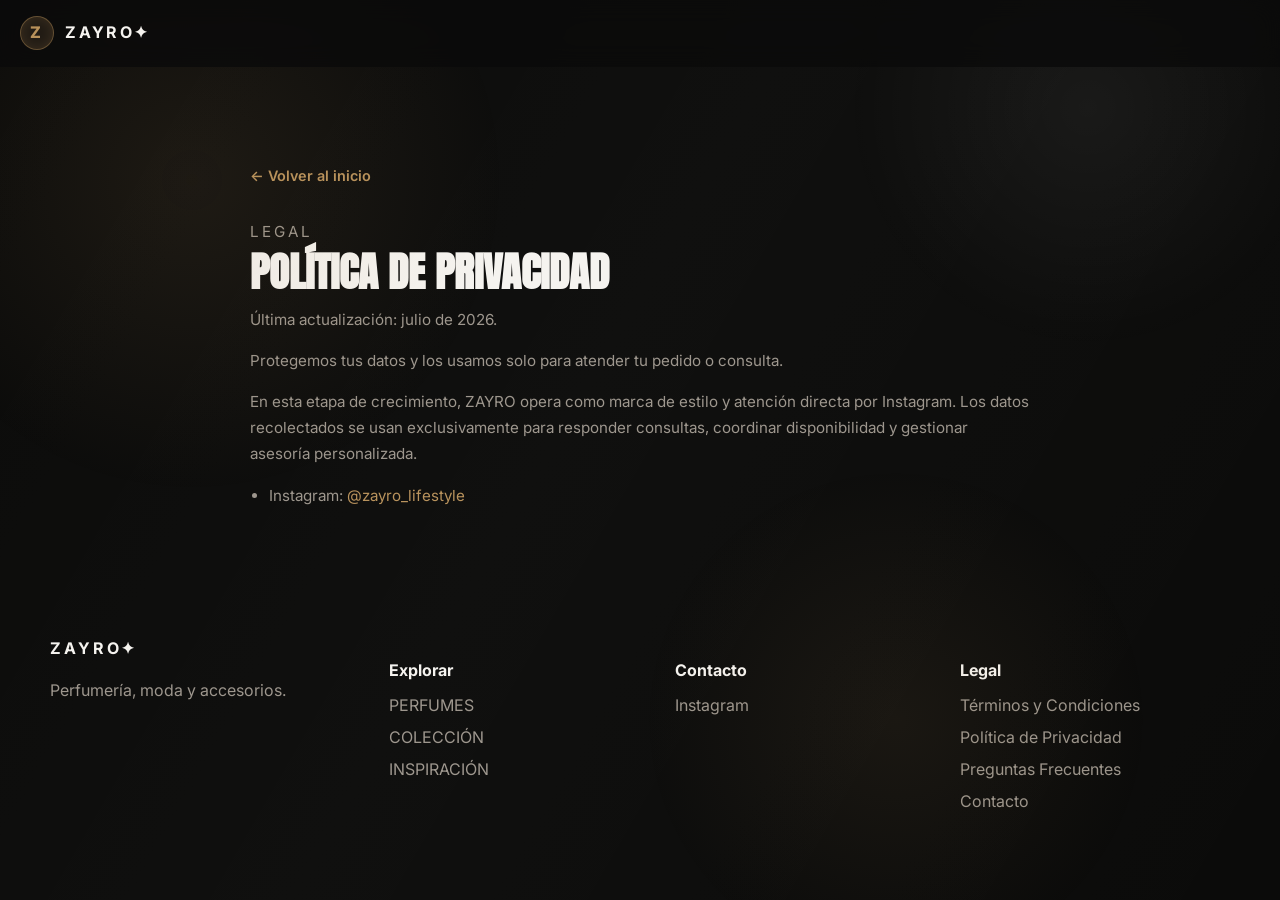
<file: privacidad.html>
<!DOCTYPE html>
<html lang="es">
  <head>
    <meta charset="UTF-8" />
    <meta name="viewport" content="width=device-width, initial-scale=1.0" />
    <meta name="robots" content="noindex" />
    <title>Política de Privacidad — ZAYRO✦</title>
    <link rel="preconnect" href="https://fonts.googleapis.com" />
    <link rel="preconnect" href="https://fonts.gstatic.com" crossorigin />
    <link href="https://fonts.googleapis.com/css2?family=Anton&family=Inter:wght@400;500;600;700;800&display=swap" rel="stylesheet" />
    <link rel="stylesheet" href="styles.css" />
    <style>
      .legal-page {
        width: var(--container);
        margin: 0 auto;
        padding: 6rem 0 4rem;
        max-width: 780px;
      }
      .legal-page h1 {
        font-family: 'Anton', sans-serif;
        text-transform: uppercase;
        font-size: clamp(2rem, 3.2vw, 2.8rem);
        margin: 0 0 0.5rem;
        line-height: 0.95;
      }
      .legal-page .eyebrow {
        margin-bottom: 0.5rem;
      }
      .legal-page h2 {
        font-family: 'Anton', sans-serif;
        text-transform: uppercase;
        font-size: 1.3rem;
        margin: 2.5rem 0 0.75rem;
        color: var(--zayro-accent);
        letter-spacing: 0.04em;
      }
      .legal-page p, .legal-page li {
        color: var(--zayro-mist);
        line-height: 1.7;
        font-size: 0.95rem;
      }
      .legal-page ul {
        padding-left: 1.2rem;
      }
      .legal-page li {
        margin-bottom: 0.4rem;
      }
      .legal-page a {
        color: var(--zayro-accent);
      }
      .legal-page .back-link {
        display: inline-flex;
        align-items: center;
        gap: 0.4rem;
        color: var(--zayro-accent);
        margin-bottom: 2rem;
        font-weight: 600;
        font-size: 0.9rem;
      }
      .legal-page .back-link:hover {
        opacity: 0.8;
      }
    </style>
  </head>
  <body>
    <header class="site-header" id="top">
      <a class="brand" href="index.html" aria-label="ZAYRO inicio">
        <span>ZAYRO✦</span>
      </a>
    </header>
    <main>
      <div class="legal-page">
        <a class="back-link" href="index.html">← Volver al inicio</a>
        <p class="eyebrow">LEGAL</p>
        <h1>Política de Privacidad</h1>
        <p>Última actualización: julio de 2026.</p>
        <p>Protegemos tus datos y los usamos solo para atender tu pedido o consulta.</p>
        <p>En esta etapa de crecimiento, ZAYRO opera como marca de estilo y atención directa por Instagram. Los datos recolectados se usan exclusivamente para responder consultas, coordinar disponibilidad y gestionar asesoría personalizada.</p>
        <ul>
          <li>Instagram: <a href="https://www.instagram.com/zayro_lifestyle/">@zayro_lifestyle</a></li>
        </ul>
      </div>
    </main>
    <footer class="site-footer">
      <div>
        <p class="footer-brand">ZAYRO✦</p>
        <p>Perfumería, moda y accesorios.</p>
      </div>
      <div>
        <h4>Explorar</h4>
        <a href="index.html#catalogo">PERFUMES</a>
        <a href="index.html#featured">COLECCIÓN</a>
        <a href="index.html#inspiracion">INSPIRACIÓN</a>
      </div>
      <div>
        <h4>Contacto</h4>
        <a href="https://www.instagram.com/zayro_lifestyle/">Instagram</a>
      </div>
      <div>
        <h4>Legal</h4>
        <a href="terminos.html">Términos y Condiciones</a>
        <a href="privacidad.html">Política de Privacidad</a>
        <a href="index.html#faq">Preguntas Frecuentes</a>
        <a href="index.html#contact">Contacto</a>
      </div>
    </footer>
  </body>
</html>
</file>
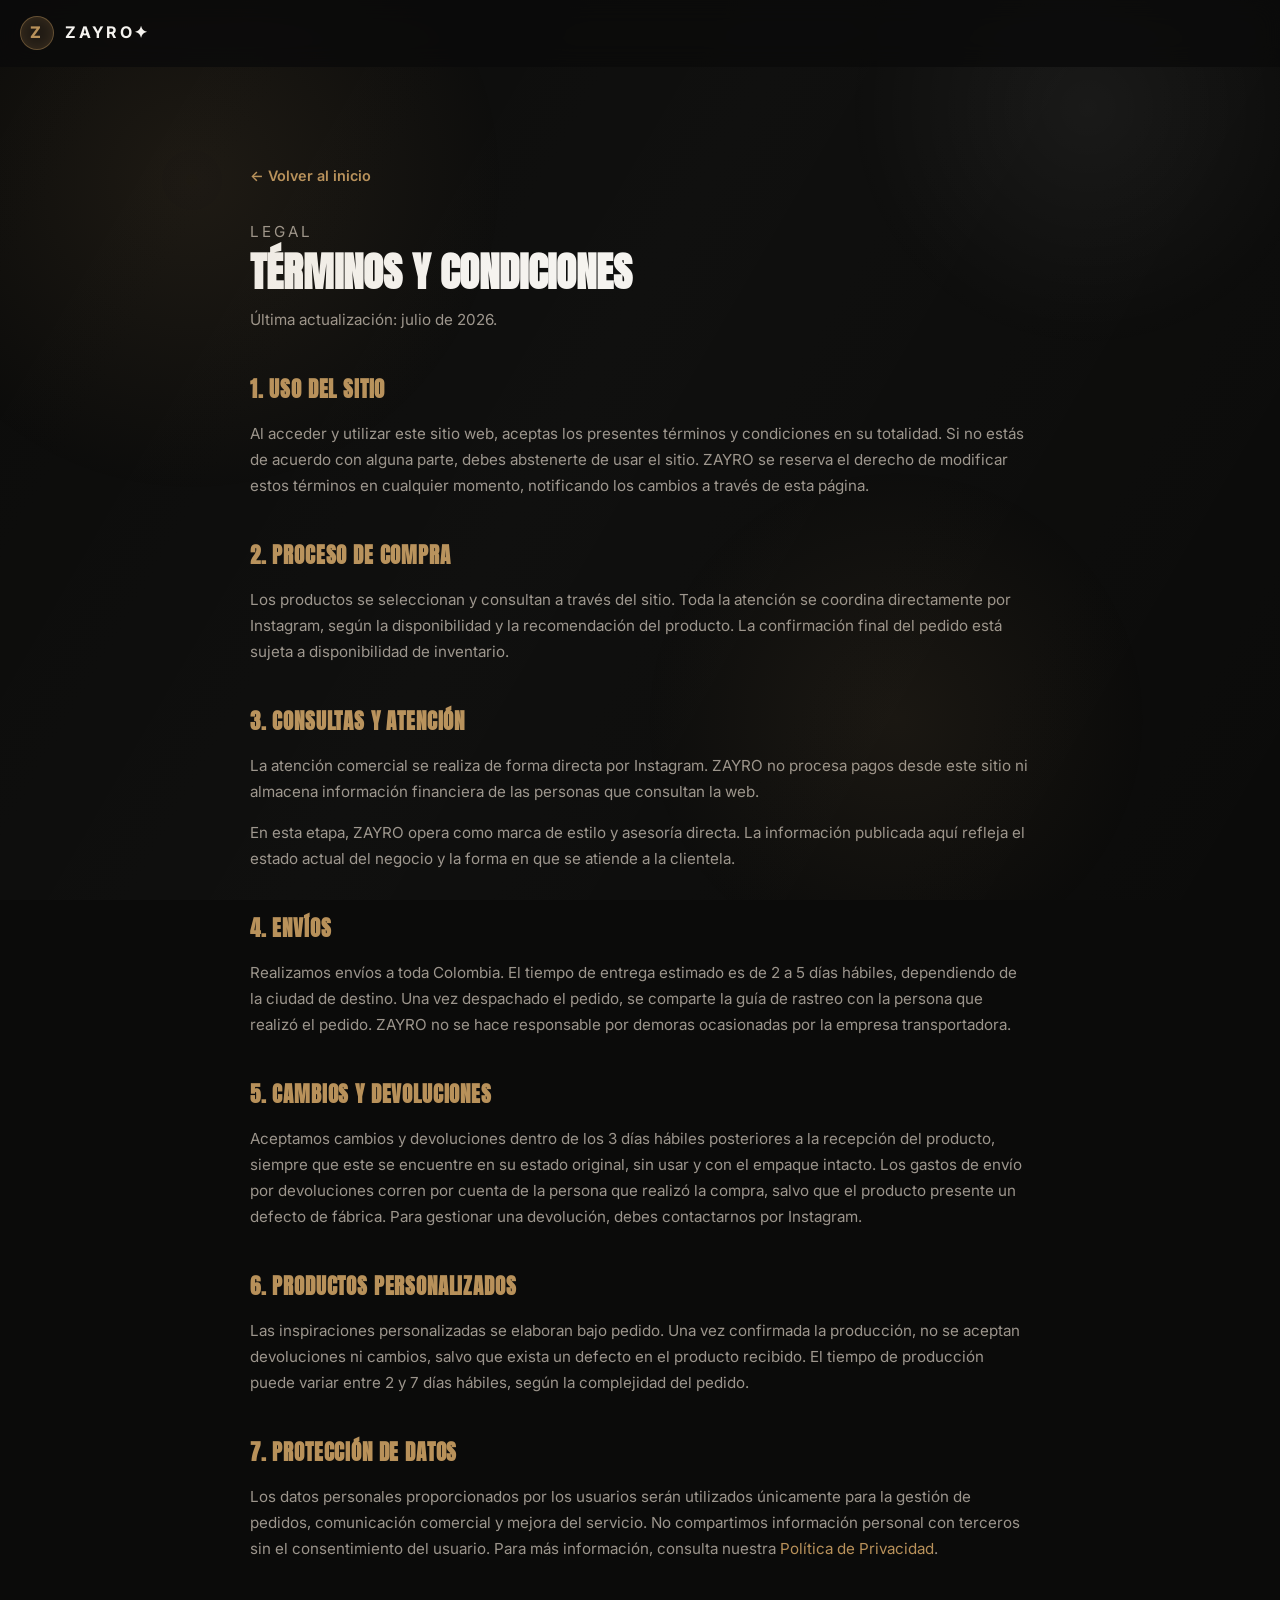
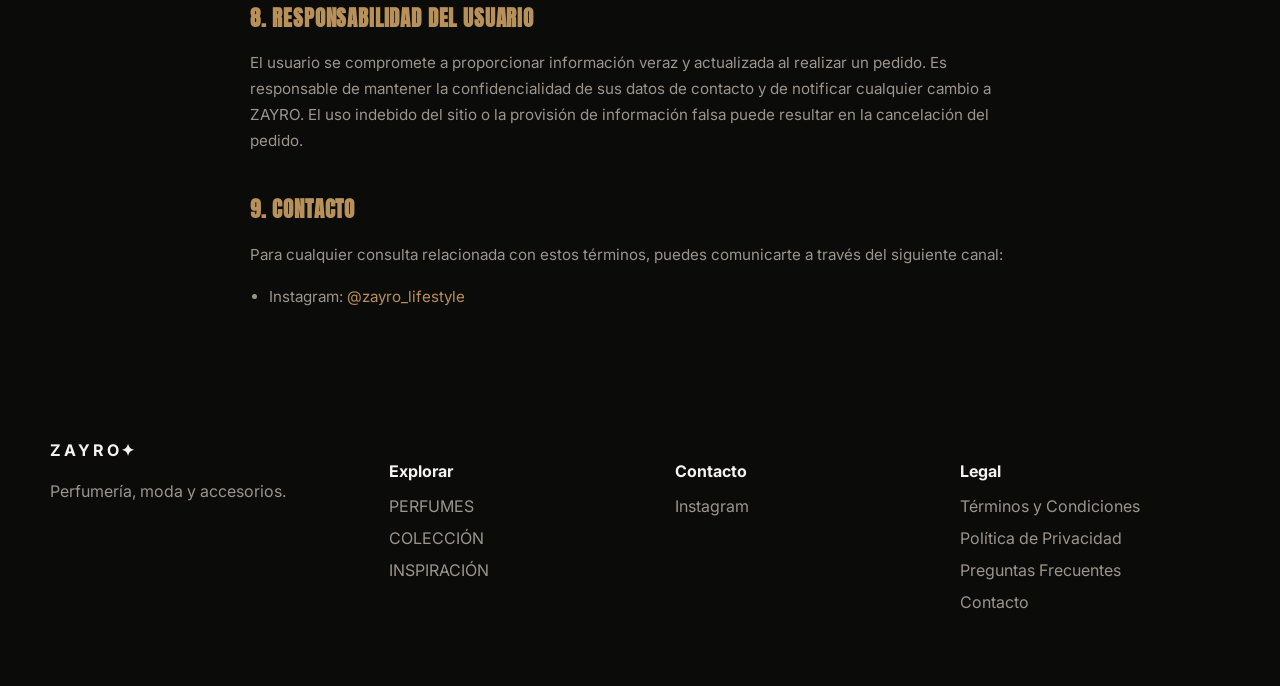
<file: terminos.html>
<!DOCTYPE html>
<html lang="es">
  <head>
    <meta charset="UTF-8" />
    <meta name="viewport" content="width=device-width, initial-scale=1.0" />
    <meta name="robots" content="noindex" />
    <title>Términos y Condiciones — ZAYRO✦</title>
    <link rel="preconnect" href="https://fonts.googleapis.com" />
    <link rel="preconnect" href="https://fonts.gstatic.com" crossorigin />
    <link href="https://fonts.googleapis.com/css2?family=Anton&family=Inter:wght@400;500;600;700;800&display=swap" rel="stylesheet" />
    <link rel="stylesheet" href="styles.css" />
    <style>
      .legal-page {
        width: var(--container);
        margin: 0 auto;
        padding: 6rem 0 4rem;
        max-width: 780px;
      }
      .legal-page h1 {
        font-family: 'Anton', sans-serif;
        text-transform: uppercase;
        font-size: clamp(2rem, 3.2vw, 2.8rem);
        margin: 0 0 0.5rem;
        line-height: 0.95;
      }
      .legal-page .eyebrow {
        margin-bottom: 0.5rem;
      }
      .legal-page h2 {
        font-family: 'Anton', sans-serif;
        text-transform: uppercase;
        font-size: 1.3rem;
        margin: 2.5rem 0 0.75rem;
        color: var(--zayro-accent);
        letter-spacing: 0.04em;
      }
      .legal-page p, .legal-page li {
        color: var(--zayro-mist);
        line-height: 1.7;
        font-size: 0.95rem;
      }
      .legal-page ul {
        padding-left: 1.2rem;
      }
      .legal-page li {
        margin-bottom: 0.4rem;
      }
      .legal-page .back-link {
        display: inline-flex;
        align-items: center;
        gap: 0.4rem;
        color: var(--zayro-accent);
        margin-bottom: 2rem;
        font-weight: 600;
        font-size: 0.9rem;
      }
      .legal-page .back-link:hover {
        opacity: 0.8;
      }
    </style>
  </head>
  <body>
    <header class="site-header" id="top">
      <a class="brand" href="index.html" aria-label="ZAYRO inicio">
        <span>ZAYRO✦</span>
      </a>
    </header>
    <main>
      <div class="legal-page">
        <a class="back-link" href="index.html">← Volver al inicio</a>
        <p class="eyebrow">LEGAL</p>
        <h1>Términos y Condiciones</h1>
        <p>Última actualización: julio de 2026.</p>

        <h2>1. Uso del sitio</h2>
        <p>Al acceder y utilizar este sitio web, aceptas los presentes términos y condiciones en su totalidad. Si no estás de acuerdo con alguna parte, debes abstenerte de usar el sitio. ZAYRO se reserva el derecho de modificar estos términos en cualquier momento, notificando los cambios a través de esta página.</p>

        <h2>2. Proceso de compra</h2>
        <p>Los productos se seleccionan y consultan a través del sitio. Toda la atención se coordina directamente por Instagram, según la disponibilidad y la recomendación del producto. La confirmación final del pedido está sujeta a disponibilidad de inventario.</p>

        <h2>3. Consultas y atención</h2>
        <p>La atención comercial se realiza de forma directa por Instagram. ZAYRO no procesa pagos desde este sitio ni almacena información financiera de las personas que consultan la web.</p>
        <p>En esta etapa, ZAYRO opera como marca de estilo y asesoría directa. La información publicada aquí refleja el estado actual del negocio y la forma en que se atiende a la clientela.</p>

        <h2>4. Envíos</h2>
        <p>Realizamos envíos a toda Colombia. El tiempo de entrega estimado es de 2 a 5 días hábiles, dependiendo de la ciudad de destino. Una vez despachado el pedido, se comparte la guía de rastreo con la persona que realizó el pedido. ZAYRO no se hace responsable por demoras ocasionadas por la empresa transportadora.</p>

        <h2>5. Cambios y devoluciones</h2>
        <p>Aceptamos cambios y devoluciones dentro de los 3 días hábiles posteriores a la recepción del producto, siempre que este se encuentre en su estado original, sin usar y con el empaque intacto. Los gastos de envío por devoluciones corren por cuenta de la persona que realizó la compra, salvo que el producto presente un defecto de fábrica. Para gestionar una devolución, debes contactarnos por Instagram.</p>

        <h2>6. Productos personalizados</h2>
        <p>Las inspiraciones personalizadas se elaboran bajo pedido. Una vez confirmada la producción, no se aceptan devoluciones ni cambios, salvo que exista un defecto en el producto recibido. El tiempo de producción puede variar entre 2 y 7 días hábiles, según la complejidad del pedido.</p>

        <h2>7. Protección de datos</h2>
        <p>Los datos personales proporcionados por los usuarios serán utilizados únicamente para la gestión de pedidos, comunicación comercial y mejora del servicio. No compartimos información personal con terceros sin el consentimiento del usuario. Para más información, consulta nuestra <a href="privacidad.html" style="color: var(--zayro-accent);">Política de Privacidad</a>.</p>

        <h2>8. Responsabilidad del usuario</h2>
        <p>El usuario se compromete a proporcionar información veraz y actualizada al realizar un pedido. Es responsable de mantener la confidencialidad de sus datos de contacto y de notificar cualquier cambio a ZAYRO. El uso indebido del sitio o la provisión de información falsa puede resultar en la cancelación del pedido.</p>

        <h2>9. Contacto</h2>
        <p>Para cualquier consulta relacionada con estos términos, puedes comunicarte a través del siguiente canal:</p>
        <ul>
          <li>Instagram: <a href="https://www.instagram.com/zayro_lifestyle/" style="color: var(--zayro-accent);">@zayro_lifestyle</a></li>
        </ul>
      </div>
    </main>
    <footer class="site-footer">
      <div>
        <p class="footer-brand">ZAYRO✦</p>
        <p>Perfumería, moda y accesorios.</p>
      </div>
      <div>
        <h4>Explorar</h4>
        <a href="index.html#catalogo">PERFUMES</a>
        <a href="index.html#featured">COLECCIÓN</a>
        <a href="index.html#inspiracion">INSPIRACIÓN</a>
      </div>
      <div>
        <h4>Contacto</h4>
        <a href="https://www.instagram.com/zayro_lifestyle/">Instagram</a>
      </div>
      <div>
        <h4>Legal</h4>
        <a href="terminos.html">Términos y Condiciones</a>
        <a href="privacidad.html">Política de Privacidad</a>
        <a href="index.html#faq">Preguntas Frecuentes</a>
        <a href="index.html#contact">Contacto</a>
      </div>
    </footer>
  </body>
</html>
</file>
<file: styles.css>
:root {
  --zayro-black: #0b0b0a;
  --zayro-charcoal: #1a1816;
  --zayro-bone: #f5f3ef;
  --zayro-mist: #9c958c;
  --zayro-accent: #b8915a;
  --container: min(1180px, calc(100% - 2rem));
  --radius: 6px;
  --shadow: 0 20px 60px rgba(0, 0, 0, 0.24);
}

* { box-sizing: border-box; }

html { scroll-behavior: smooth; }

body {
  margin: 0;
  font-family: 'Inter', sans-serif;
  color: var(--zayro-bone);
  background: var(--zayro-black);
  line-height: 1.6;
  -webkit-font-smoothing: antialiased;
  overflow-x: hidden;
  position: relative;
}

body::before,
body::after {
  content: '';
  position: fixed;
  inset: 0;
  pointer-events: none;
  z-index: 0;
}

body::before {
  background-image:
    radial-gradient(circle at 15% 20%, rgba(184, 145, 90, 0.10), transparent 24%),
    radial-gradient(circle at 85% 12%, rgba(255,255,255,0.05), transparent 18%),
    radial-gradient(circle at 70% 80%, rgba(184, 145, 90, 0.08), transparent 22%);
  animation: driftGlow 12s ease-in-out infinite alternate;
}

body::after {
  background: linear-gradient(120deg, transparent 0%, rgba(255,255,255,0.02) 45%, transparent 100%);
  mix-blend-mode: screen;
  animation: sweepLight 10s linear infinite;
}

img {
  display: block;
  width: 100%;
  height: auto;
}

@keyframes driftGlow {
  0% { transform: translate3d(0, 0, 0) scale(1); }
  100% { transform: translate3d(-2%, 2%, 0) scale(1.04); }
}

@keyframes sweepLight {
  0% { transform: translateX(-30%); }
  100% { transform: translateX(30%); }
}

a { color: inherit; text-decoration: none; }

button, a {
  transition: transform 180ms ease, background-color 180ms ease, color 180ms ease, border-color 180ms ease;
}

button:focus-visible,
a:focus-visible {
  outline: 2px solid var(--zayro-accent);
  outline-offset: 4px;
}

.section { padding: 5rem 0; }

.section--dark { background: var(--zayro-black); }

.section--light {
  background: var(--zayro-bone);
  color: var(--zayro-black);
}

.section--light .section__heading h2,
.section--light .section__heading p,
.section--light h3,
.section--light h4,
.section--light p,
.section--light a,
.section--light .button--ghost {
  color: var(--zayro-black);
}

.section--light .button--primary {
  color: var(--zayro-black);
}

.section--light .inspiracion-landing-card,
.section--light .inspiracion-landing-card .card-info span,
.section--light .inspiracion-landing-card .card-info small {
  color: var(--zayro-black);
}

.section--light .inspiracion-landing-card,
.section--light .inspiracion-landing-card .card-info span,
.section--light .inspiracion-landing-card .card-info small {
  color: var(--zayro-black);
}

.section--cta {
  background: linear-gradient(135deg, rgba(184, 145, 90, 0.14), rgba(0, 0, 0, 0));
}

.section__heading {
  width: var(--container);
  margin: 0 auto 2.25rem;
}

.section__text {
  width: var(--container);
  margin: 0 auto 2rem;
}

.inspiracion-landing-hook {
  width: var(--container);
  margin: 0 auto;
  padding: 1rem 0 0;
}

.inspiracion-landing-grid {
  display: grid;
  grid-template-columns: repeat(4, 1fr);
  gap: 1.25rem;
}

.inspiracion-landing-card {
  display: flex;
  flex-direction: column;
  border: 1px solid rgba(184, 145, 90, 0.18);
  border-radius: 20px;
  background: rgba(255, 255, 255, 0.04);
  color: var(--zayro-bone);
  cursor: pointer;
  overflow: hidden;
  transition: transform 300ms ease, border-color 300ms ease, box-shadow 300ms ease;
}

.inspiracion-landing-card:hover,
.inspiracion-landing-card:focus-visible {
  transform: translateY(-3px);
  border-color: var(--zayro-accent);
  box-shadow: 0 8px 32px rgba(184, 145, 90, 0.15);
}

.inspiracion-landing-card.selected {
  border-color: var(--zayro-accent);
  box-shadow: 0 0 0 2px var(--zayro-accent), 0 8px 32px rgba(184, 145, 90, 0.2);
  transform: translateY(-2px);
}

.inspiracion-landing-card .card-image {
  position: relative;
  width: 100%;
  padding-bottom: 100%;
  background: rgba(255, 255, 255, 0.04);
  overflow: hidden;
}

.inspiracion-landing-card .card-image img {
  position: absolute;
  inset: 0;
  width: 100%;
  height: 100%;
  object-fit: contain;
  padding: 1.25rem;
  transition: transform 400ms ease;
}

.inspiracion-landing-card:hover .card-image img {
  transform: scale(1.06);
}

.inspiracion-landing-card.selected .card-image img {
  transform: scale(1.04);
}

.inspiracion-landing-card.multi-image .card-image {
  position: relative;
  display: grid;
  grid-template-columns: repeat(2, minmax(0, 1fr));
  gap: 0.75rem;
  padding: 1rem;
  min-height: 260px;
  padding-bottom: 0;
}

.inspiracion-landing-card.multi-image .card-image img {
  position: relative;
  inset: auto;
  width: 100%;
  height: auto;
  object-fit: contain;
  padding: 0;
}

.inspiracion-landing-card.multi-image:hover .card-image img {
  transform: scale(1.03);
}

@media (max-width: 640px) {
  .inspiracion-landing-card.multi-image .card-image {
    grid-template-columns: 1fr;
  }
}

.inspiracion-landing-card .card-info {
  padding: 0.75rem 1rem 1rem;
  text-align: center;
}

.inspiracion-landing-card .card-info span {
  display: block;
  font-weight: 700;
  font-size: 0.95rem;
  line-height: 1.3;
  font-family: 'Anton', sans-serif;
  text-transform: uppercase;
  letter-spacing: 0.04em;
}

.inspiracion-landing-card .card-info small {
  display: block;
  margin-top: 0.2rem;
  color: var(--zayro-mist);
  font-size: 0.82rem;
}

/* Selection animation */
.inspiracion-landing-card.selected {
  animation: cardSelect 400ms ease forwards;
}

@keyframes cardSelect {
  0% { transform: scale(1); }
  50% { transform: scale(0.97); }
  100% { transform: translateY(-2px) scale(1); }
}

/* Tablet: 2 columns */
@media (max-width: 900px) {
  .inspiracion-landing-grid {
    grid-template-columns: repeat(2, minmax(0, 1fr));
    gap: 1rem;
  }
}

/* Mobile: single column layout */
@media (max-width: 640px) {
  .inspiracion-landing-grid {
    grid-template-columns: 1fr;
    gap: 1rem;
  }

  .inspiracion-landing-card {
    min-width: auto;
  }
}

.section__heading h2,
.hero h1,
.cta-card h2 {
  font-family: 'Anton', sans-serif;
  text-transform: uppercase;
  font-weight: 400;
  letter-spacing: 0.02em;
  line-height: 0.95;
}

.section__heading h2 {
  font-size: clamp(2rem, 3.2vw, 2.8rem);
  margin: 0 0 0.75rem;
}

.section__heading p {
  margin: 0;
  color: var(--zayro-mist);
  max-width: 700px;
}


.section--light .section__heading p,
.section--light .faq-answer p {
  color: #514b44;
}

.eyebrow {
  margin: 0 0 1rem;
  font-size: 0.78rem;
  letter-spacing: 0.2em;
  text-transform: uppercase;
  color: var(--zayro-accent);
}

.eyebrow--dark { color: #6d604a; }

/* ===== HEADER ===== */
.site-header {
  position: sticky;
  top: 0;
  z-index: 30;
  display: flex;
  align-items: center;
  justify-content: space-between;
  padding: 1rem 1.25rem;
  background: rgba(11, 11, 10, 0.8);
  backdrop-filter: blur(12px);
  border-bottom: 1px solid transparent;
  transition: background 250ms ease, border-color 250ms ease, box-shadow 250ms ease;
}

.site-header.scrolled {
  background: rgba(11, 11, 10, 0.92);
  border-bottom: 1px solid rgba(255, 255, 255, 0.06);
  box-shadow: 0 4px 24px rgba(0, 0, 0, 0.3);
}

.brand {
  display: inline-flex;
  align-items: center;
  gap: 0.7rem;
  font-weight: 700;
  letter-spacing: 0.15em;
  text-transform: uppercase;
}

.brand::before {
  content: 'Z';
  display: inline-flex;
  align-items: center;
  justify-content: center;
  width: 2rem;
  height: 2rem;
  border-radius: 50%;
  background: rgba(184, 145, 90, 0.14);
  border: 1px solid rgba(184, 145, 90, 0.45);
  color: var(--zayro-accent);
  font-size: 1rem;
  font-weight: 800;
  box-shadow: inset 0 0 12px rgba(184, 145, 90, 0.16);
}

.site-nav {
  display: flex;
  align-items: center;
  gap: 1rem;
  font-size: 0.92rem;
}

.site-nav a { color: var(--zayro-mist); }
.site-nav a:hover { color: var(--zayro-bone); }

.nav-cta {
  padding: 0.7rem 0.95rem;
  border: 1px solid rgba(184, 145, 90, 0.32);
  border-radius: 999px;
}

.nav-toggle { display: none; background: transparent; border: 0; padding: 0.2rem; }

.nav-toggle span {
  display: block;
  width: 1.35rem;
  height: 2px;
  background: var(--zayro-bone);
  margin: 0.24rem 0;
}

/* ===== HERO ===== */
.hero {
  display: grid;
  grid-template-columns: 1.05fr 0.95fr;
  gap: 2rem;
  align-items: center;
  width: var(--container);
  margin: 0 auto;
  padding-top: 3rem;
  padding-bottom: 4rem;
}

.hero__content {
  position: relative;
  z-index: 1;
}

.brand-lockup {
  display: inline-flex;
  align-items: center;
  gap: 0.85rem;
  margin-bottom: 1.5rem;
  padding: 0.4rem 0.75rem 0.4rem 0.5rem;
  border: 1px solid rgba(184, 145, 90, 0.18);
  border-radius: 999px;
  background: rgba(255, 255, 255, 0.02);
}

.brand-chip {
  font-size: 0.72rem;
  font-weight: 800;
  letter-spacing: 0.24em;
  text-transform: uppercase;
  color: var(--zayro-accent);
}

.brand-divider {
  width: 1px;
  height: 1.1rem;
  background: rgba(255, 255, 255, 0.18);
}

.brand-meta {
  font-size: 0.68rem;
  letter-spacing: 0.14em;
  text-transform: uppercase;
  color: var(--zayro-mist);
}

.hero h1 {
  font-size: clamp(2.7rem, 4.4vw, 4.3rem);
  margin: 0 0 0.9rem;
  max-width: 10ch;
  line-height: 0.92;
  letter-spacing: -0.06em;
}

.hero__copy {
  max-width: 560px;
  font-size: 1rem;
  color: var(--zayro-mist);
  margin-bottom: 1.4rem;
}

.hero__note {
  margin: 0 0 1.1rem;
  color: var(--zayro-bone);
  font-size: 1.2rem;
  max-width: 560px;
}

.hero__actions {
  display: flex;
  flex-wrap: wrap;
  gap: 0.9rem;
  margin-bottom: 1.2rem;
}

.trust-bar {
  display: flex;
  flex-wrap: wrap;
  gap: 0.7rem;
}

.trust-pill {
  display: inline-flex;
  align-items: center;
  gap: 0.5rem;
  padding: 0.6rem 0.9rem;
  background: rgba(255, 255, 255, 0.04);
  border: 1px solid rgba(255, 255, 255, 0.08);
  border-radius: 999px;
  color: var(--zayro-bone);
  font-size: 0.82rem;
}

.trust-pill span {
  color: var(--zayro-accent);
}

.hero__actions {
  display: flex;
  flex-wrap: wrap;
  gap: 0.9rem;
  margin-bottom: 1rem;
}

.trust-bar {
  display: flex;
  flex-wrap: wrap;
  gap: 0.75rem;
  margin-bottom: 1.2rem;
}

.trust-pill {
  display: inline-flex;
  align-items: center;
  gap: 0.45rem;
  padding: 0.65rem 0.8rem;
  border-radius: 999px;
  background: rgba(255, 255, 255, 0.08);
  border: 1px solid rgba(255, 255, 255, 0.12);
  color: var(--zayro-bone);
  font-size: 0.82rem;
}

.trust-pill span {
  font-size: 0.95rem;
}

.button {
  display: inline-flex;
  align-items: center;
  justify-content: center;
  padding: 1rem 1.4rem;
  min-height: 54px;
  border-radius: 18px;
  font-weight: 700;
  border: 1px solid transparent;
  cursor: pointer;
  font-family: 'Inter', sans-serif;
  font-size: 1rem;
  letter-spacing: 0.02em;
  transition: transform 160ms ease, background 160ms ease, color 160ms ease, box-shadow 160ms ease, border-color 160ms ease;
  will-change: transform, background, box-shadow;
}

.button:active { transform: scale(0.98); }

.button:focus-visible {
  outline: 3px solid rgba(255, 255, 255, 0.45);
  outline-offset: 3px;
}

.button--primary {
  background: var(--zayro-accent);
  color: var(--zayro-black);
  border-color: transparent;
  box-shadow: 0 12px 26px rgba(184, 145, 90, 0.16);
}

.button--primary:hover {
  background: #fff9df;
}

.button--ghost {
  border-color: rgba(255, 255, 255, 0.18);
  background: rgba(255, 255, 255, 0.08);
  color: var(--zayro-bone);
}

.button--ghost:hover {
  background: rgba(255, 255, 255, 0.14);
}

.hero__image-wrap {
  position: relative;
  min-height: 540px;
  border-radius: 28px;
  overflow: hidden;
  box-shadow: var(--shadow);
  background: linear-gradient(135deg, rgba(255,255,255,0.02), rgba(184,145,90,0.08));
  border: 1px solid rgba(184, 145, 90, 0.16);
}

.hero__image-wrap::before {
  content: '';
  position: absolute;
  inset: 0;
  background: linear-gradient(180deg, rgba(0, 0, 0, 0.08), rgba(0, 0, 0, 0.36));
  z-index: 1;
}

.hero__star {
  position: absolute;
  right: 1.2rem;
  top: 1rem;
  z-index: 3;
  color: var(--zayro-accent);
  font-size: 1.5rem;
  filter: drop-shadow(0 0 8px rgba(184, 145, 90, 0.7));
}

.hero-carousel,
.carousel__slides,
.carousel__slide { position: relative; z-index: 2; }

.hero__image-wrap img {
  width: 100%;
  height: 100%;
  object-fit: cover;
}

.hero-carousel {
  position: relative;
  width: 100%;
  min-height: inherit;
  height: auto;
  overflow: hidden;
  touch-action: pan-y;
}

.carousel__slides {
  position: relative;
  width: 100%;
  min-height: inherit;
  height: 100%;
}

.carousel__slide {
  position: absolute;
  inset: 0;
  width: 100%;
  height: 100%;
  opacity: 0;
  transition: opacity 420ms ease-in-out, transform 420ms ease-in-out;
  display: flex;
  align-items: center;
  justify-content: center;
}

.carousel__slide.active {
  opacity: 1;
  transform: translateZ(0);
  z-index: 2;
}

.carousel__slide img {
  width: 100%;
  height: 100%;
  object-fit: cover;
  display: block;
}

.carousel__nav {
  position: absolute;
  inset: auto 0 10px 0;
  display: flex;
  justify-content: space-between;
  padding: 0 1rem;
  pointer-events: none;
}

.carousel__nav button {
  pointer-events: auto;
  background: rgba(0,0,0,0.45);
  color: var(--zayro-bone);
  border: 0;
  padding: 0.45rem 0.7rem;
  border-radius: 6px;
  font-size: 1.25rem;
  cursor: pointer;
}

.hero__star {
  position: absolute;
  top: 1.2rem;
  right: 1.2rem;
  z-index: 3;
  font-size: 1.35rem;
  color: var(--zayro-accent);
  animation: starPulse 4s ease-in-out infinite;
}

@keyframes starPulse {
  0%, 100% { transform: rotate(0deg) scale(1); }
  50% { transform: rotate(18deg) scale(1.08); }
}

/* ===== CATEGORY GRID ===== */
.category-grid {
  width: var(--container);
  margin: 0 auto;
  display: grid;
  grid-template-columns: repeat(3, minmax(0, 1fr));
  gap: 1rem;
}

.card {
  border-radius: var(--radius);
  overflow: hidden;
  transition: transform 300ms ease, box-shadow 300ms ease;
  background: transparent;
  border: none;
}

.card--category {
  display: block;
  position: relative;
  min-height: 320px;
  color: inherit;
  text-decoration: none;
}

.card--category:hover,
.card--category:focus-visible {
  transform: translateY(-4px);
}

.card__media {
  width: 100%;
  aspect-ratio: 1 / 1;
  background-image: var(--bg-image, none);
  background-size: cover;
  background-position: center;
  position: relative;
  transition: background-image 280ms ease;
}

.card--category:hover .card__media,
.card--category:focus-visible .card__media,
.card--category.touch-active .card__media {
  background-image: var(--hover-bg-image, var(--bg-image));
}

.card__media--placeholder {
  background: linear-gradient(180deg, rgba(255,255,255,0.06), rgba(184, 145, 90, 0.18));
}

.card__content {
  padding: 1.4rem;
}

.accessories-hero {
  width: var(--container);
  margin: 0 auto;
  display: grid;
  grid-template-columns: 1.2fr 0.8fr;
  gap: 2rem;
  align-items: center;
}

.accessories-images {
  display: grid;
  grid-template-columns: 1fr 1fr;
  gap: 1rem;
}

.accessories-image {
  min-height: 260px;
  border-radius: var(--radius);
  background-size: cover;
  background-position: center;
  background-repeat: no-repeat;
  box-shadow: 0 18px 44px rgba(0, 0, 0, 0.14);
}

.accessories-copy {
  display: flex;
  flex-direction: column;
  gap: 1rem;
}

.accessory-badge {
  display: inline-flex;
  align-items: center;
  justify-content: center;
  padding: 0.65rem 1rem;
  border-radius: 999px;
  background: rgba(11, 11, 10, 0.95);
  color: #fff;
  font-size: 0.85rem;
  letter-spacing: 0.14em;
  text-transform: uppercase;
}

.accessories-copy h3 {
  margin: 0;
  font-size: clamp(2rem, 3vw, 2.6rem);
}

.accessories-copy p:not(.accessory-badge) {
  margin: 0;
  color: rgba(11, 11, 10, 0.8);
  max-width: 560px;
}

.accessories-actions {
  display: flex;
  gap: 1rem;
  flex-wrap: wrap;
}

.accessories-actions .button {
  min-width: 180px;
}

@media (max-width: 900px) {
  .accessories-hero {
    grid-template-columns: 1fr;
  }

  .accessories-images {
    grid-template-columns: 1fr;
  }
}

.accessories-grid {
  width: var(--container);
  margin: 0 auto;
  display: grid;
  grid-template-columns: 1fr;
}

.accessory-card {
  display: grid;
  grid-template-columns: 1fr 1fr;
  gap: 1.5rem;
  align-items: center;
  padding: 1.5rem;
  border-radius: var(--radius);
  background: linear-gradient(135deg, rgba(255,255,255,0.9), rgba(184, 145, 90, 0.1));
  border: 1px solid rgba(11, 11, 10, 0.08);
}

.accessory-card__media {
  width: 100%;
  min-height: 300px;
  border-radius: calc(var(--radius) - 4px);
  background-size: cover;
  background-position: center;
  background-repeat: no-repeat;
}

.accessory-card__body {
  display: flex;
  flex-direction: column;
  gap: 1rem;
}

.accessory-card__body h3 {
  margin: 0;
  font-size: clamp(1.8rem, 2.6vw, 2.4rem);
}

.accessory-card__body p {
  margin: 0;
  color: rgba(11, 11, 10, 0.8);
}

.accessory-card .button {
  width: fit-content;
}

@media (max-width: 900px) {
  .accessory-card {
    grid-template-columns: 1fr;
  }
}

.card__content--overlay {
  position: absolute;
  inset: 0;
  display: flex;
  flex-direction: column;
  justify-content: flex-end;
  padding: 1.4rem;
  background: linear-gradient(180deg, rgba(11, 11, 10, 0.15) 0%, rgba(11, 11, 10, 0.92) 100%);
}

.card__label {
  font-size: 0.8rem;
  letter-spacing: 0.16em;
  text-transform: uppercase;
  color: rgba(255, 255, 255, 0.88);
  margin-bottom: 0.55rem;
}

.card__content--overlay h3 {
  margin: 0 0 0.45rem;
  font-family: 'Anton', sans-serif;
  text-transform: uppercase;
  letter-spacing: 0.04em;
  color: #fff;
  font-weight: 400;
}

.card__content--overlay p {
  margin: 0;
  color: rgba(255, 255, 255, 0.8);
}

@media (max-width: 900px) {
  .category-grid {
    grid-template-columns: repeat(2, minmax(0, 1fr));
  }
}

@media (max-width: 640px) {
  .category-grid {
    grid-template-columns: 1fr;
  }

  .card--category {
    min-height: 0;
  }
}

.featured-note {
  margin: 0.75rem 0 0;
  max-width: 660px;
  color: rgba(245, 243, 239, 0.92);
  font-size: 0.98rem;
  line-height: 1.65;
}

#featured .section__heading p,
#featured .featured-note,
#featured .product-card__body,
#featured .product-card__body p,
#featured .product-card h3,
#featured .product-card .card__label {
  color: var(--zayro-bone);
}

#featured .product-card__body {
  background: rgba(255, 255, 255, 0.08);
}

/* ===== CATALOG GRID (Phase 4 - Redesigned cards) ===== */
.catalog-grid {
  display: grid;
  grid-template-columns: repeat(auto-fit, minmax(200px, 1fr));
  gap: 1.25rem;
  width: 100%;
  max-width: var(--container);
  margin: 0 auto;
  grid-auto-flow: row dense;
}

@media (max-width: 760px) {
  .catalog-grid {
    grid-template-columns: repeat(2, minmax(120px, 1fr));
  }
}

@media (max-width: 480px) {
  .catalog-grid {
    grid-template-columns: repeat(2, minmax(100px, 1fr));
  }
}

.conversion-banner {
  width: var(--container);
  margin: 0 auto 1.15rem;
  padding: 0.95rem 1.1rem;
  border-radius: 14px;
  border: 1px solid rgba(184, 145, 90, 0.24);
  background: rgba(184, 145, 90, 0.12);
  color: var(--zayro-black);
}

.conversion-banner p {
  margin: 0;
  font-size: 0.95rem;
}

.catalog-grid + .catalog-grid { margin-top: 1.25rem; }

.catalog-grid-wrap {
  position: relative;
  overflow: hidden;
}

.catalog-grid-wrap.collapsed {
  max-height: 1600px;
}

.catalog-grid-wrap.expanded {
  max-height: none;
}

.catalog-grid-wrap.collapsed .catalog-grid:nth-child(n+2) {
  display: none;
}

.catalog-actions {
  display: flex;
  justify-content: center;
  width: 100%;
  margin-top: 2rem;
  padding: 0 1rem;
}

.catalog-actions .button {
  min-width: 220px;
  width: max-content;
  padding: 1rem 1.6rem;
  border-radius: 18px;
  background: #fff;
  color: var(--zayro-black);
  border: 1px solid rgba(11, 11, 10, 0.14);
  box-shadow: 0 14px 30px rgba(0, 0, 0, 0.12);
  transition: transform 180ms ease, background-color 180ms ease, box-shadow 180ms ease, border-color 180ms ease;
}

.catalog-actions .button:hover {
  background: #f6f4ef;
  transform: translateY(-1px);
}

.catalog-actions .button:focus-visible {
  outline: 3px solid rgba(184, 145, 90, 0.35);
  outline-offset: 3px;
}

.catalog-actions .button--ghost {
  background: #fff;
  color: var(--zayro-black);
  border-color: rgba(11, 11, 10, 0.14);
}

.catalog-actions .button[aria-expanded="true"] {
  background: #111;
  color: #fff;
  border-color: rgba(255, 255, 255, 0.18);
  box-shadow: 0 14px 34px rgba(0, 0, 0, 0.18);
}

.product-card--catalog {
  background: #fff;
  color: #111;
  border-radius: 12px;
  overflow: hidden;
  box-shadow: 0 8px 24px rgba(0,0,0,0.06);
  display: flex;
  flex-direction: column;
  transition: transform 280ms ease, box-shadow 280ms ease;
  cursor: pointer;
}

.product-card--catalog:hover {
  transform: translateY(-3px);
  box-shadow: 0 16px 40px rgba(0,0,0,0.1);
}

.product-card--catalog h3 {
  display: -webkit-box;
  -webkit-line-clamp: 1;
  -webkit-box-orient: vertical;
  overflow: hidden;
}

.product-card--catalog .product-card__media {
  aspect-ratio: 1 / 1;
  overflow: hidden;
  background: #fafafa;
  display: flex;
  align-items: center;
  justify-content: center;
  padding: 1rem;
}

.product-card--catalog .product-card__media img {
  width: 100%;
  height: 100%;
  object-fit: contain;
  display: block;
  transition: transform 400ms ease;
}

.product-card--catalog:hover .product-card__media img {
  transform: scale(1.05);
}

.product-card--catalog .product-card__body {
  padding: 0.75rem 0.9rem 0.9rem;
  display: flex;
  flex-direction: column;
  gap: 0.3rem;
  background: #fff;
  color: #111;
}

.product-benefits {
  display: flex;
  flex-wrap: wrap;
  gap: 0.35rem;
  margin-top: 0.1rem;
}

.product-benefits span {
  display: inline-flex;
  padding: 0.3rem 0.5rem;
  border-radius: 999px;
  background: rgba(184, 145, 90, 0.12);
  color: var(--zayro-black);
  font-size: 0.7rem;
  font-weight: 700;
  letter-spacing: 0.03em;
}

.product-card--catalog .card__label {
  font-size: 0.7rem;
  color: var(--zayro-mist);
  text-transform: uppercase;
  letter-spacing: 0.08em;
  margin: 0;
}

.product-card--catalog h3 {
  margin: 0;
  font-size: 0.95rem;
  font-weight: 700;
  color: #111;
  font-family: 'Inter', sans-serif;
  text-transform: none;
  letter-spacing: normal;
}

.product-price {
  margin: 0;
  font-size: 0.85rem;
  color: var(--zayro-accent);
  font-weight: 600;
}

.product-card--catalog .product-cta {
  margin-top: 0.8rem;
  width: 100%;
  padding: 1rem 1.2rem;
  border-radius: 18px;
  background: var(--zayro-black);
  color: var(--zayro-bone);
  border: 1px solid rgba(255, 255, 255, 0.1);
  font-size: 0.95rem;
  font-weight: 700;
  transition: background 200ms ease, transform 200ms ease, border-color 200ms ease;
}

.product-card--catalog .product-cta:hover {
  background: var(--zayro-accent);
  color: var(--zayro-black);
  transform: translateY(-1px);
}

/* ===== FEATURED COLLECTION ===== */
.product-grid {
  width: var(--container);
  margin: 0 auto;
  display: grid;
  gap: 1rem;
}

#featured .product-grid {
  max-width: 420px;
  margin: 0 auto;
  padding: 0 0.75rem;
  grid-template-columns: 1fr;
}

#featured .product-card {
  width: 100%;
  max-width: 420px;
  margin: 0 auto;
  border-radius: 24px;
  overflow: hidden;
  background: rgba(255, 255, 255, 0.05);
  border: 1px solid rgba(255, 255, 255, 0.08);
  box-shadow: 0 22px 48px rgba(0, 0, 0, 0.25);
  transition: transform 200ms ease, box-shadow 200ms ease;
}

#featured .product-card:hover,
#featured .product-card:focus-within {
  transform: translateY(-4px);
  box-shadow: 0 28px 60px rgba(0, 0, 0, 0.3);
}

#featured .product-card__media {
  position: relative;
  width: 100%;
  aspect-ratio: 4 / 5;
  min-height: 360px;
  max-height: 520px;
  overflow: hidden;
  background: rgba(255, 255, 255, 0.04);
}

#featured .product-card__badge {
  position: absolute;
  top: 1rem;
  left: 1rem;
  z-index: 2;
  display: inline-flex;
  align-items: center;
  justify-content: center;
  padding: 0.45rem 0.9rem;
  border-radius: 999px;
  background: rgba(184, 145, 90, 0.95);
  color: #111;
  font-size: 0.8rem;
  font-weight: 700;
  letter-spacing: 0.02em;
}

.featured-promo {
  display: inline-flex;
  align-items: center;
  gap: 0.5rem;
  margin-top: 0.75rem;
  padding: 0.85rem 1rem;
  border-radius: 14px;
  background: rgba(184, 145, 90, 0.12);
  color: #f5f3ef;
  font-size: 0.95rem;
  line-height: 1.4;
  border: 1px solid rgba(255, 255, 255, 0.12);
}

#featured .product-card .product-image {
  position: absolute;
  inset: 0;
  width: 100%;
  height: 100%;
  object-fit: cover;
  transition: opacity 260ms ease-in-out;
}

#featured .product-card__body {
  padding: 1rem 1.1rem 1.25rem;
  background: rgba(255, 255, 255, 0.06);
}

#featured .product-card__body p {
  color: rgba(255, 255, 255, 0.78);
  margin: 0 0 0.85rem;
}

#featured .product-card .card__label { color: rgba(255, 255, 255, 0.65); }

#featured .product-card h3 {
  font-size: clamp(1.4rem, 2vw, 1.75rem);
  margin: 0.4rem 0 0.8rem;
  line-height: 1.08;
  font-family: 'Anton', sans-serif;
  text-transform: uppercase;
  letter-spacing: 0.04em;
}

#featured .product-card a {
  display: inline-flex;
  align-items: center;
  gap: 0.4rem;
  color: var(--zayro-accent);
  font-weight: 700;
  letter-spacing: 0.04em;
}

#featured .product-card a:hover { text-decoration: underline; }

.product-image--front { opacity: 1; }
.product-image--back { opacity: 0; }

.product-card:hover .product-image--front,
.product-card.is-tapped .product-image--front { opacity: 0; }
.product-card:hover .product-image--back,
.product-card.is-tapped .product-image--back { opacity: 1; }

/* ===== PAYMENTS ===== */
.payment-wrap {
  width: var(--container);
  margin: 0 auto;
  display: block;
  padding: 1.5rem 1.3rem;
  border: 1px solid rgba(255, 255, 255, 0.08);
  border-radius: var(--radius);
  background: linear-gradient(135deg, rgba(184, 145, 90, 0.12), rgba(255, 255, 255, 0.03));
}

.shipping-copy {
  max-width: 760px;
}

.shipping-copy .shipping-subtitle {
  margin: 0 0 0.75rem;
  font-size: 0.95rem;
  font-weight: 700;
  letter-spacing: 0.12em;
  text-transform: uppercase;
  color: var(--zayro-accent);
}

.shipping-copy p {
  margin: 0 0 1rem;
  color: var(--zayro-mist);
  line-height: 1.7;
}

/* ===== FAQ ===== */
.faq-list {
  width: var(--container);
  margin: 0 auto;
  display: grid;
  gap: 0.8rem;
}

.faq-list.collapsed .faq-item:nth-child(n+4) {
  display: none;
}

.faq-actions {
  display: flex;
  justify-content: center;
  margin-top: 1.75rem;
}

.faq-actions .button {
  min-width: 220px;
  width: max-content;
  padding: 1rem 1.4rem;
  border-radius: 999px;
  background: #fff;
  color: var(--zayro-black);
  border: 1px solid rgba(11, 11, 10, 0.14);
  box-shadow: 0 12px 24px rgba(0, 0, 0, 0.08);
  transition: transform 180ms ease, background-color 180ms ease, box-shadow 180ms ease;
}

.faq-actions .button:hover {
  background: #f5f3ef;
  transform: translateY(-1px);
}

.faq-actions .button:focus-visible {
  outline: 3px solid rgba(184, 145, 90, 0.35);
  outline-offset: 3px;
}

.faq-actions .button[aria-expanded="true"] {
  background: #111;
  color: #fff;
  border-color: rgba(255, 255, 255, 0.18);
  box-shadow: 0 14px 34px rgba(0, 0, 0, 0.18);
}

.faq-item {
  border: 1px solid rgba(0, 0, 0, 0.08);
  border-radius: var(--radius);
  background: rgba(255, 255, 255, 0.84);
  overflow: hidden;
}

.faq-question {
  width: 100%;
  display: flex;
  justify-content: space-between;
  align-items: center;
  padding: 1rem 1.2rem;
  border: 0;
  background: transparent;
  font: inherit;
  text-align: left;
  color: var(--zayro-black);
  cursor: pointer;
}

.faq-question span {
  color: var(--zayro-accent);
  font-size: 1.2rem;
  transition: transform 220ms ease, color 220ms ease;
}

.faq-answer {
  display: grid;
  grid-template-rows: 0fr;
  transition: grid-template-rows 280ms ease-out;
}

.faq-answer p {
  overflow: hidden;
  margin: 0;
  padding: 0 1.2rem 0;
}

.faq-item.is-open .faq-question {
  background: rgba(184, 145, 90, 0.1);
}

.faq-item.is-open .faq-question span {
  transform: rotate(45deg);
  color: var(--zayro-black);
}

.faq-item.is-open .faq-answer { grid-template-rows: 1fr; }
.faq-item.is-open .faq-answer p { padding-bottom: 1rem; }

/* ===== CTA ===== */
.cta-card {
  width: min(920px, var(--container));
  margin: 0 auto;
  padding: 2.2rem;
  border-radius: 14px;
  background: linear-gradient(135deg, rgba(255, 255, 255, 0.05), rgba(184, 145, 90, 0.12));
  border: 1px solid rgba(184, 145, 90, 0.24);
  box-shadow: var(--shadow);
}

.cta-card p { color: var(--zayro-mist); }

/* ===== FOOTER ===== */
.site-footer {
  display: grid;
  grid-template-columns: 1.2fr 1fr 1fr 1fr;
  gap: 1rem;
  width: var(--container);
  margin: 0 auto;
  padding: 3rem 0 4rem;
  color: var(--zayro-mist);
}

.footer-brand {
  margin: 0 0 0.6rem;
  font-weight: 700;
  letter-spacing: 0.18em;
  text-transform: uppercase;
  color: var(--zayro-bone);
}

.site-footer h4 {
  margin-bottom: 0.6rem;
  color: var(--zayro-bone);
}

.site-footer a {
  display: block;
  margin-bottom: 0.4rem;
  color: var(--zayro-mist);
}

/* ===== FLOATING SOCIAL ===== */
.floating-social {
  position: fixed;
  z-index: 60;
  width: 52px;
  height: 52px;
  display: grid;
  place-items: center;
  background: rgba(255, 255, 255, 0.95);
  border-radius: 16px;
  box-shadow: 0 20px 40px rgba(0, 0, 0, 0.16);
  transition: transform 180ms ease, box-shadow 180ms ease;
}

.floating-social:hover {
  transform: translateY(-2px);
  box-shadow: 0 24px 46px rgba(0, 0, 0, 0.2);
}

.floating-social img {
  display: block;
  width: 28px;
  height: 28px;
  object-fit: contain;
}

.floating-cart-logo { right: 1rem; bottom: 13rem; }
.floating-wa { right: 1rem; bottom: 7rem; }
.floating-ig { right: 1rem; bottom: 1.5rem; }

.floating-count {
  position: absolute;
  top: -6px;
  right: -6px;
  width: 22px;
  height: 22px;
  background: var(--zayro-black);
  color: var(--zayro-bone);
  font-size: 0.72rem;
  font-weight: 700;
  border-radius: 50%;
  display: grid;
  place-items: center;
  border: 2px solid var(--zayro-accent);
}

/* ===== REVEAL ANIMATIONS ===== */
.reveal {
  opacity: 0;
  transform: translateY(16px) scale(0.98);
  transition: opacity 600ms ease-out, transform 600ms ease-out;
}

.reveal.is-visible {
  opacity: 1;
  transform: translateY(0) scale(1);
}

/* Align catalog note with other content */
.catalog-note {
  width: var(--container);
  margin: 0 auto 0;
  text-align: left;
  font-size: 1rem;
  color: var(--zayro-black);
}

@media (max-width: 760px) {
  .catalog-note {
    width: auto;
    padding: 0 1rem;
    font-size: 0.95rem;
  }
}

/* Hide the first frasco (Frasco Portátil) in the inspiration modal as requested */
.modal--inspiracion #frasco-grid .frasco-card:first-child {
  display: none;
}

/* Ensure frasco grid centers its items on small screens */
#frasco-grid {
  display: grid;
  grid-template-columns: repeat(auto-fit, minmax(160px, 1fr));
  gap: 1rem;
  justify-items: center;
}

/* ===== CART ===== */
.cart-toggle {
  position: relative;
  display: inline-flex;
  align-items: center;
  justify-content: center;
  gap: 0.65rem;
  min-width: 112px;
  height: 52px;
  padding: 0 1.1rem;
  background: var(--zayro-accent);
  border: 1px solid rgba(0, 0, 0, 0.18);
  border-radius: 18px;
  cursor: pointer;
  font-size: 0.95rem;
  color: var(--zayro-black);
  box-shadow: 0 22px 40px rgba(0, 0, 0, 0.24);
  transition: transform 180ms ease, background-color 180ms ease;
  z-index: 50;
  white-space: nowrap;
}

.cart-toggle:hover {
  transform: translateY(-1px);
  background: #f2d29c;
}

.cart-toggle .cart-icon {
  display: inline-flex;
  align-items: center;
  justify-content: center;
}

.cart-toggle .cart-icon svg { width: 18px; height: 18px; }

.cart-toggle .cart-label {
  font-size: 0.82rem;
  font-weight: 900;
  letter-spacing: 0.1em;
  text-transform: uppercase;
}

.cart-count {
  position: absolute;
  top: -7px;
  right: -7px;
  background: var(--zayro-black);
  color: var(--zayro-bone);
  font-size: 0.75rem;
  font-weight: 700;
  width: 22px;
  height: 22px;
  border-radius: 50%;
  display: flex;
  align-items: center;
  justify-content: center;
  border: 2px solid var(--zayro-accent);
}

.cart-sidebar {
  position: fixed;
  right: -420px;
  top: 0;
  width: min(420px, 100%);
  height: 100vh;
  background: rgba(13, 13, 13, 0.96);
  border-left: 1px solid rgba(255, 255, 255, 0.08);
  box-shadow: -20px 0 70px rgba(0, 0, 0, 0.35);
  display: flex;
  flex-direction: column;
  transition: right 320ms ease;
  z-index: 1000;
  overflow: hidden;
}

.cart-sidebar.is-open { right: 0; }

.cart-header {
  padding: 1.5rem 1.5rem 1rem;
  display: flex;
  justify-content: space-between;
  align-items: flex-start;
  gap: 1rem;
}

.cart-header h2 { margin: 0; font-size: 1.3rem; color: var(--zayro-bone); }

.cart-close {
  background: transparent;
  border: none;
  color: var(--zayro-bone);
  font-size: 1.6rem;
  cursor: pointer;
  line-height: 1;
}

.cart-body {
  padding: 0 1.5rem 1rem;
  overflow-y: auto;
  flex: 1;
  display: flex;
  flex-direction: column;
  gap: 1rem;
}

.cart-items {
  display: flex;
  flex-direction: column;
  gap: 1rem;
}

.cart-empty {
  margin: 0;
  padding: 1.5rem;
  text-align: center;
  color: rgba(255, 255, 255, 0.75);
}

.cart-item {
  display: grid;
  grid-template-columns: 72px 1fr auto;
  gap: 1rem;
  align-items: center;
  padding: 1rem;
  background: rgba(255, 255, 255, 0.05);
  border: 1px solid rgba(255, 255, 255, 0.08);
  border-radius: 18px;
}

.cart-item__image {
  width: 72px;
  height: 72px;
  object-fit: cover;
  border-radius: 14px;
}

.cart-item__info h4 {
  margin: 0 0 0.35rem;
  font-size: 0.95rem;
  color: var(--zayro-bone);
}

.cart-item__info p {
  margin: 0;
  color: var(--zayro-accent);
  font-size: 0.9rem;
}

.cart-item__controls {
  display: flex;
  align-items: center;
  gap: 0.5rem;
}

.qty-btn {
  background: rgba(255, 255, 255, 0.1);
  border: 1px solid rgba(255, 255, 255, 0.18);
  color: var(--zayro-bone);
  width: 36px;
  height: 36px;
  border-radius: 12px;
  cursor: pointer;
  transition: background 160ms ease, transform 160ms ease, border-color 160ms ease;
}

.qty-btn:hover {
  background: rgba(255, 255, 255, 0.18);
}

.qty-btn:active {
  transform: scale(0.96);
}

.cart-item__remove {
  background: transparent;
  border: none;
  color: rgba(255, 255, 255, 0.6);
  font-size: 1.2rem;
  cursor: pointer;
}

.cart-item__remove:hover { color: #ff6b6b; }

.cart-footer {
  padding: 1.5rem;
  background: rgba(255, 255, 255, 0.03);
  border-top: 1px solid rgba(255, 255, 255, 0.08);
}

.cart-footer .button {
  width: 100%;
  padding: 1rem;
  font-weight: 700;
}

.cart-footer .button + .button {
  margin-top: 0.6rem;
}

.cart-promo {
  margin: 0 0 1rem;
  padding: 0.85rem 0.95rem;
  border-radius: 14px;
  background: rgba(184, 145, 90, 0.12);
  border: 1px solid rgba(184, 145, 90, 0.24);
}

.cart-promo strong {
  display: block;
  margin-bottom: 0.2rem;
  color: var(--zayro-bone);
}

.cart-promo p {
  margin: 0;
  color: rgba(255, 255, 255, 0.82);
  font-size: 0.85rem;
}

.checkout-modal {
  position: fixed;
  inset: 0;
  z-index: 1300;
  display: flex;
  align-items: center;
  justify-content: center;
  padding: 1.25rem;
  opacity: 0;
  pointer-events: none;
  transition: opacity 220ms ease;
}

.checkout-modal.is-open {
  opacity: 1;
  pointer-events: auto;
}

.checkout-modal__backdrop {
  position: absolute;
  inset: 0;
  background: rgba(0, 0, 0, 0.72);
  backdrop-filter: blur(6px);
  -webkit-backdrop-filter: blur(6px);
}

.checkout-modal__panel {
  position: relative;
  width: min(520px, 100%);
  padding: 1.5rem;
  border-radius: 26px;
  background: #ffffff;
  box-shadow: 0 32px 90px rgba(0, 0, 0, 0.3);
  z-index: 1;
  transform: translateY(20px) scale(0.98);
  transition: transform 220ms ease, opacity 220ms ease;
  opacity: 0;
}

.checkout-modal.is-open .checkout-modal__panel {
  transform: translateY(0) scale(1);
  opacity: 1;
}

.checkout-modal__close {
  position: absolute;
  top: 0.9rem;
  right: 0.9rem;
  border: 0;
  background: transparent;
  color: var(--zayro-black);
  font-size: 1.5rem;
  cursor: pointer;
}

.checkout-modal__content h3 {
  margin: 0.2rem 0 0.45rem;
  font-size: 1.35rem;
  color: var(--zayro-black);
}

.checkout-modal__copy {
  margin: 0 0 1rem;
  color: rgba(0, 0, 0, 0.7);
  line-height: 1.55;
}

.checkout-modal__form {
  display: grid;
  gap: 0.8rem;
}

.checkout-field {
  display: grid;
  gap: 0.35rem;
}

.checkout-field span {
  color: rgba(0, 0, 0, 0.72);
  font-size: 0.85rem;
  font-weight: 600;
}

.checkout-field input {
  width: 100%;
  padding: 0.85rem 0.95rem;
  border: 1px solid rgba(0, 0, 0, 0.12);
  border-radius: 12px;
  background: rgba(0, 0, 0, 0.03);
  color: var(--zayro-black);
}

.checkout-field input:focus {
  outline: none;
  border-color: rgba(184, 145, 90, 0.8);
  box-shadow: 0 0 0 2px rgba(184, 145, 90, 0.16);
}

.checkout-form__message {
  min-height: 1.05rem;
  margin: 0;
  color: rgba(0, 0, 0, 0.7);
  font-size: 0.85rem;
}

.checkout-form__message.is-error {
  color: #b33a3a;
}

.checkout-modal__actions {
  display: flex;
  justify-content: flex-end;
  gap: 0.8rem;
  margin-top: 0.35rem;
}

.checkout-modal__actions .button {
  min-width: 140px;
  padding: 1rem 1.4rem;
  font-weight: 700;
  border-radius: 18px;
}

.checkout-modal__actions .button--primary {
  background: #b8915a;
  color: #111111;
  border-color: transparent;
}

.checkout-modal__actions .button--primary:hover {
  background: #9a7447;
}

.checkout-modal__actions .button--ghost {
  background: #f7f3e9;
  color: #111111;
  border-color: rgba(17, 17, 17, 0.12);
}

.checkout-modal__actions .button--ghost:hover {
  background: #efe9dc;
}

.checkout-modal__actions .button--ghost:focus,
.checkout-modal__actions .button--primary:focus {
  outline: 2px solid rgba(184, 145, 90, 0.6);
  outline-offset: 2px;
}

.checkout-modal__close {
  color: #111111;
}

.cart-total {
  display: flex;
  justify-content: space-between;
  align-items: center;
  margin-bottom: 1rem;
  color: var(--zayro-bone);
}

.cart-total--top {
  padding: 0.75rem;
  background: rgba(184, 145, 90, 0.08);
  border-radius: 12px;
  font-weight: 700;
}

#cart-continue-shopping-btn {
  background: rgba(255, 255, 255, 0.06);
  color: var(--zayro-bone);
}

#cart-continue-shopping-btn {
  margin-top: 1rem;
}

@media (max-width: 720px) {
  .cart-payment-methods {
    grid-template-columns: 1fr;
  }

  .cart-payment-qr img {
    max-width: 100%;
  }
}

.cart-payment-methods {
  display: grid;
  grid-template-columns: repeat(3, minmax(0, 1fr));
  gap: 0.5rem;
  margin-bottom: 0.8rem;
}

.payment-method-option {
  display: flex;
  align-items: center;
  justify-content: center;
  gap: 0.35rem;
  padding: 0.55rem 0.5rem;
  border-radius: 999px;
  border: 1px solid rgba(255,255,255,0.16);
  background: rgba(255,255,255,0.03);
  color: var(--zayro-bone);
  font-size: 0.82rem;
}

.payment-method-option input {
  accent-color: var(--zayro-accent);
}

.cart-payment-preview {
  background: rgba(0,0,0,0.18);
  border: 1px solid rgba(255,255,255,0.08);
  border-radius: 12px;
  padding: 0.8rem;
  margin-bottom: 0.8rem;
}

.cart-payment-preview__title {
  margin: 0 0 0.35rem;
  color: var(--zayro-accent);
  font-weight: 700;
}

.cart-payment-preview p {
  margin: 0.2rem 0;
  color: var(--zayro-mist);
  font-size: 0.9rem;
}

.cart-payment-qr {
  margin-top: 1rem;
  display: flex;
  justify-content: center;
}

.cart-payment-qr img {
  max-width: 200px;
  width: 100%;
  height: auto;
  border-radius: 12px;
  background: #fff;
  padding: 0.5rem;
}

@media (max-width: 480px) {
  .cart-payment-qr img {
    max-width: 160px;
  }
}

.checkout-field--compact {
  margin-bottom: 0.7rem;
}

.checkout-field--compact input {
  padding: 0.75rem 0.8rem;
}

.payment-terms {
  display: flex;
  gap: 0.6rem;
  align-items: flex-start;
  margin: 0 0 0.8rem;
  color: var(--zayro-mist);
  font-size: 0.84rem;
  line-height: 1.5;
}

.payment-terms input {
  margin-top: 0.2rem;
  accent-color: var(--zayro-accent);
}

.cart-payment-message {
  margin: 0.6rem 0 0;
  font-size: 0.9rem;
  color: var(--zayro-bone);
  min-height: 1.2rem;
}

.cart-payment-message.is-error {
  color: #ff8a8a;
}

/* ===== PRODUCT DETAIL SECTION (Phase 5) ===== */
.product-detail-section {
  position: fixed;
  inset: 0;
  z-index: 998;
  background: rgba(0, 0, 0, 0.85);
  backdrop-filter: blur(4px);
  display: flex;
  align-items: center;
  justify-content: center;
  opacity: 0;
  pointer-events: none;
  transition: opacity 300ms ease;
}

.product-detail-section.is-open {
  opacity: 1;
  pointer-events: all;
}

.product-detail-container {
  position: relative;
  background: var(--zayro-charcoal);
  border: 1px solid rgba(255, 255, 255, 0.1);
  border-radius: 16px;
  width: min(960px, 94vw);
  max-height: 90vh;
  overflow-y: auto;
  padding: 2rem;
  animation: slideUp 400ms ease;
}

.product-detail-close {
  position: absolute;
  top: 1rem;
  right: 1rem;
  background: transparent;
  border: none;
  color: var(--zayro-bone);
  font-size: 2rem;
  cursor: pointer;
  z-index: 2;
  width: 40px;
  height: 40px;
  display: grid;
  place-items: center;
  border-radius: 50%;
  transition: background 200ms ease;
}

.product-detail-close:hover { background: rgba(255,255,255,0.1); }

.product-detail-layout {
  display: grid;
  grid-template-columns: 1fr 1fr;
  gap: 2rem;
}

.detail-gallery-main {
  width: 100%;
  aspect-ratio: 1 / 1;
  background: rgba(255, 255, 255, 0.04);
  border-radius: 12px;
  overflow: hidden;
  display: flex;
  align-items: center;
  justify-content: center;
}

.detail-gallery-main img {
  width: 100%;
  height: 100%;
  object-fit: contain;
  padding: 1rem;
}

.detail-gallery-thumbs {
  display: flex;
  gap: 0.65rem;
  margin-top: 1rem;
  overflow-x: auto;
}

.detail-gallery-thumbs button {
  width: 60px;
  height: 60px;
  border-radius: 8px;
  overflow: hidden;
  border: 2px solid transparent;
  background: rgba(255,255,255,0.05);
  cursor: pointer;
  padding: 0;
  flex-shrink: 0;
  transition: border-color 200ms ease;
}

.detail-gallery-thumbs button.is-active { border-color: var(--zayro-accent); }

.detail-gallery-thumbs img {
  width: 100%;
  height: 100%;
  object-fit: contain;
}

.detail-info {
  display: flex;
  flex-direction: column;
  gap: 0.55rem;
}

.detail-brand {
  font-size: 0.8rem;
  color: var(--zayro-accent);
  text-transform: uppercase;
  letter-spacing: 0.12em;
  margin: 0;
}

.detail-info h2 {
  font-family: 'Anton', sans-serif;
  text-transform: uppercase;
  font-size: 2rem;
  margin: 0;
  line-height: 1;
}

.detail-price {
  font-size: 1.3rem;
  font-weight: 700;
  color: var(--zayro-bone);
  margin: 0;
}

.detail-old-price {
  margin: 0.15rem 0 0;
  font-size: 0.95rem;
  color: rgba(245, 243, 239, 0.7);
  text-decoration: line-through;
}

.detail-status {
  font-size: 0.85rem;
  color: var(--zayro-mist);
  margin: 0.15rem 0 0;
}

.detail-hint {
  margin: 0.4rem 0 0;
}

.detail-status:empty,
.detail-hint:empty {
  display: none;
}

.detail-section-title {
  font-size: 0.78rem;
  font-weight: 700;
  color: var(--zayro-accent);
  text-transform: uppercase;
  letter-spacing: 0.1em;
  margin: 0;
}

.detail-section {
  display: grid;
  grid-template-columns: minmax(130px, 160px) minmax(0, 1fr);
  gap: 0.85rem;
  align-items: start;
  margin-bottom: 0.75rem;
  padding: 1rem 1.1rem;
  border-radius: 18px;
  background: rgba(255, 255, 255, 0.04);
  border: 1px solid rgba(255, 255, 255, 0.08);
  width: 100%;
}

.detail-section p {
  margin: 0;
  color: var(--zayro-mist);
  line-height: 1.7;
  font-size: 0.95rem;
}

.detail-section-title + p {
  margin-top: 0.15rem;
}

@media (max-width: 980px) {
  .detail-section {
    grid-template-columns: 1fr;
  }
}

@media (min-width: 1200px) {
  .detail-section {
    grid-template-columns: 160px minmax(0, 1fr);
  }
}

.presentation-options {
  display: flex;
  flex-wrap: wrap;
  gap: 0.5rem;
}

.presentation-option {
  padding: 0.5rem 0.9rem;
  border: 1px solid rgba(255,255,255,0.15);
  border-radius: 999px;
  background: transparent;
  color: var(--zayro-bone);
  font-size: 0.82rem;
  cursor: pointer;
  transition: all 200ms ease;
}

.presentation-option:hover,
.presentation-option.is-active {
  border-color: var(--zayro-accent);
  background: rgba(184,145,90,0.15);
}

.notes-grid {
  display: grid;
  grid-template-columns: repeat(3, 1fr);
  gap: 0.75rem;
}

.note-group {
  background: rgba(255,255,255,0.04);
  border: 1px solid rgba(255,255,255,0.06);
  border-radius: 8px;
  padding: 0.75rem;
}

.note-group-label {
  font-size: 0.72rem;
  font-weight: 700;
  color: var(--zayro-accent);
  text-transform: uppercase;
  letter-spacing: 0.08em;
  margin: 0 0 0.4rem;
}

.note-group-tags {
  display: flex;
  flex-wrap: wrap;
  gap: 0.3rem;
}

.note-tag {
  font-size: 0.75rem;
  color: var(--zayro-mist);
  background: rgba(255,255,255,0.05);
  padding: 0.2rem 0.5rem;
  border-radius: 4px;
}

.detail-actions {
  display: flex;
  flex-wrap: wrap;
  gap: 0.85rem;
  margin-top: 1rem;
}

.detail-actions .button { padding: 0.85rem 1.2rem; }

.variant-button {
  display: inline-flex;
  align-items: center;
  justify-content: center;
  padding: 0.5rem 0.75rem;
  min-height: 34px;
  border-radius: 14px;
  border: 1px solid rgba(255, 255, 255, 0.18);
  background: rgba(255, 255, 255, 0.08);
  color: var(--zayro-bone);
  font-size: 0.92rem;
  font-weight: 700;
  letter-spacing: 0.01em;
  cursor: pointer;
  transition: transform 160ms ease, background 160ms ease, border-color 160ms ease, color 160ms ease;
}

.variant-button:hover,
.variant-button:focus-visible {
  background: rgba(255, 255, 255, 0.16);
  border-color: rgba(255, 255, 255, 0.28);
  transform: translateY(-1px);
}

.variant-button.is-active {
  background: var(--zayro-accent);
  border-color: rgba(255, 255, 255, 0.4);
  color: var(--zayro-black);
}

@media (max-width: 900px) {
  .button {
    padding: 0.85rem 1.1rem;
    min-height: 48px;
    font-size: 0.95rem;
  }

  .button--large {
    padding: 0.95rem 2rem;
    font-size: 1rem;
  }

  .product-card--catalog .product-cta {
    padding: 0.85rem 1rem;
    font-size: 0.95rem;
  }

  .catalog-actions .button {
    width: 100%;
    min-width: auto;
  }

  .detail-actions {
    width: 100%;
  }
}

@media (max-width: 700px) {
  .button {
    padding: 0.75rem 1rem;
    min-height: 44px;
    font-size: 0.92rem;
  }

  .button--large {
    padding: 0.85rem 1.6rem;
    font-size: 0.98rem;
  }

  .product-card--catalog .product-cta {
    padding: 0.75rem 0.95rem;
    font-size: 0.9rem;
  }

  .detail-actions {
    gap: 0.7rem;
  }

  .variant-button {
    min-height: 42px;
    padding: 0.65rem 0.85rem;
    font-size: 0.95rem;
    width: auto;
    max-width: 180px;
  }
}

.variant-options {
  display: flex;
  flex-wrap: wrap;
  gap: 0.65rem;
  justify-content: flex-start;
}

@media (max-width: 700px) {
  .button {
    padding: 0.65rem 0.9rem;
    min-height: 40px;
    font-size: 0.9rem;
    border-radius: 16px;
    max-width: 100%;
  }

  .button--large {
    padding: 0.8rem 1.5rem;
    font-size: 0.95rem;
  }

  .product-card--catalog .product-cta,
  .catalog-actions .button,
  .payment-gateway-actions .button,
  .checkout-modal__actions .button,
  .cart-footer .button,
  .faq-actions .button {
    min-width: auto;
    width: auto;
  }

  .detail-actions {
    flex-direction: column;
    align-items: stretch;
  }

  .detail-actions .button {
    width: 100%;
    min-width: auto;
  }

  .button,
  .button--primary,
  .button--ghost,
  .product-cta,
  .variant-button {
    max-width: 100%;
  }
}

/* ===== CHAT ===== */
.chat-widget {
  position: fixed;
  bottom: 1.5rem;
  left: 1.5rem;
  z-index: 997;
}

.chat-toggle {
  width: 48px;
  height: 48px;
  padding: 0;
  border-radius: 999px;
  background: var(--zayro-accent);
  border: none;
  color: var(--zayro-black);
  font-size: 0.92rem;
  cursor: pointer;
  display: inline-flex;
  align-items: center;
  justify-content: center;
  box-shadow: 0 4px 20px rgba(184, 145, 90, 0.35);
  transition: all 250ms ease;
}

.chat-toggle:hover {
  transform: scale(1.04);
  box-shadow: 0 6px 28px rgba(184, 145, 90, 0.5);
}

.chat-toggle .chat-icon {
  display: flex;
  align-items: center;
  justify-content: center;
  width: 22px;
  height: 22px;
}

.chat-toggle .chat-label {
  display: none;
}

.chat-panel {
  position: absolute;
  bottom: 72px;
  left: 0;
  width: 380px;
  height: 540px;
  background: #1a1a1a;
  border: 1px solid rgba(255, 255, 255, 0.08);
  border-radius: 20px;
  display: flex;
  flex-direction: column;
  opacity: 0;
  pointer-events: none;
  transform: scale(0.92) translateY(12px);
  transition: all 320ms cubic-bezier(0.22, 1, 0.36, 1);
  box-shadow: 0 16px 64px rgba(0, 0, 0, 0.5);
  overflow: hidden;
}

.chat-panel.is-open {
  opacity: 1;
  pointer-events: all;
  transform: scale(1) translateY(0);
}

.chat-header {
  padding: 1rem 1.25rem;
  border-bottom: 1px solid rgba(255, 255, 255, 0.06);
  display: flex;
  align-items: center;
  gap: 0.75rem;
  background: rgba(255, 255, 255, 0.02);
}

.chat-header h3 {
  margin: 0;
  font-size: 1rem;
  color: var(--zayro-bone);
  font-family: 'Anton', sans-serif;
  letter-spacing: 0.06em;
}

.chat-status {
  font-size: 0.7rem;
  color: #4ade80;
  background: rgba(74, 222, 128, 0.1);
  padding: 0.15rem 0.5rem;
  border-radius: 20px;
  font-weight: 500;
  margin-right: auto;
}

.chat-close {
  background: rgba(255, 255, 255, 0.06);
  border: none;
  color: var(--zayro-mist);
  width: 28px;
  height: 28px;
  border-radius: 8px;
  font-size: 1.1rem;
  cursor: pointer;
  display: flex;
  align-items: center;
  justify-content: center;
  transition: all 180ms ease;
}

.chat-close:hover {
  background: rgba(255, 255, 255, 0.12);
  color: var(--zayro-bone);
}

.chat-body {
  flex: 1;
  overflow-y: auto;
  padding: 1rem 1rem 0.5rem;
  display: flex;
  flex-direction: column;
  gap: 0.75rem;
  scroll-behavior: smooth;
}

.chat-body::-webkit-scrollbar {
  width: 4px;
}

.chat-body::-webkit-scrollbar-track {
  background: transparent;
}

.chat-body::-webkit-scrollbar-thumb {
  background: rgba(255, 255, 255, 0.1);
  border-radius: 2px;
}

/* ── Messages ── */
.chat-message {
  display: flex;
  animation: msgIn 300ms ease both;
}

@keyframes msgIn {
  from {
    opacity: 0;
    transform: translateY(8px);
  }
  to {
    opacity: 1;
    transform: translateY(0);
  }
}

.chat-message.bot {
  justify-content: flex-start;
}

.chat-message.user {
  justify-content: flex-end;
}

.chat-message p {
  margin: 0;
  padding: 0.7rem 1rem;
  font-size: 0.88rem;
  line-height: 1.55;
  max-width: 82%;
  word-wrap: break-word;
}

.chat-message.bot p {
  background: rgba(255, 255, 255, 0.07);
  color: var(--zayro-bone);
  border-radius: 4px 16px 16px 16px;
}

.chat-message.user p {
  background: var(--zayro-accent);
  color: var(--zayro-black);
  border-radius: 16px 4px 16px 16px;
  font-weight: 500;
}

/* ── Quick options ── */
.chat-options {
  display: flex;
  flex-wrap: wrap;
  gap: 0.4rem;
  margin-top: 0.25rem;
  animation: msgIn 300ms ease both;
}

.chat-option {
  padding: 0.45rem 0.9rem;
  background: rgba(184, 145, 90, 0.1);
  border: 1px solid rgba(184, 145, 90, 0.25);
  color: var(--zayro-accent);
  border-radius: 20px;
  cursor: pointer;
  font-size: 0.8rem;
  font-family: 'Inter', sans-serif;
  transition: all 200ms ease;
  white-space: nowrap;
}

.chat-option:hover {
  background: rgba(184, 145, 90, 0.2);
  border-color: var(--zayro-accent);
  color: var(--zayro-bone);
}

.chat-option--whatsapp {
  background: rgba(74, 222, 128, 0.12);
  border-color: rgba(74, 222, 128, 0.3);
  color: #4ade80;
  font-weight: 600;
}

.chat-option--whatsapp:hover {
  background: rgba(74, 222, 128, 0.2);
  border-color: #4ade80;
  color: #4ade80;
}

.chat-option--accent {
  background: var(--zayro-accent);
  border-color: var(--zayro-accent);
  color: var(--zayro-black);
  font-weight: 600;
}

.chat-option--accent:hover {
  background: var(--zayro-accent);
  color: var(--zayro-black);
  opacity: 0.9;
}

.chat-option--cancel {
  background: rgba(255, 255, 255, 0.05);
  border-color: rgba(255, 255, 255, 0.1);
  color: var(--zayro-mist);
}

.chat-option--cancel:hover {
  background: rgba(255, 255, 255, 0.1);
  color: var(--zayro-bone);
}

/* ── Typing indicator ── */
.chat-message.typing {
  justify-content: flex-start;
}

.chat-message.typing p {
  display: flex;
  gap: 4px;
  align-items: flex-end;
  background: rgba(255, 255, 255, 0.07);
  color: var(--zayro-mist);
  font-style: italic;
  padding: 0.7rem 1rem;
  border-radius: 4px 16px 16px 16px;
  font-size: 0.82rem;
}

.chat-message.typing span {
  animation: blink 0.6s infinite;
  display: inline-block;
  width: 5px;
  height: 5px;
  background: var(--zayro-mist);
  border-radius: 50%;
}

.chat-message.typing span:nth-child(2) { animation-delay: 0.15s; }
.chat-message.typing span:nth-child(3) { animation-delay: 0.3s; }

@keyframes blink {
  0%, 60%, 100% { opacity: 0.2; }
  30% { opacity: 1; }
}

/* ── Input area ── */
.chat-input-area {
  display: flex;
  align-items: center;
  gap: 0.5rem;
  padding: 0.75rem 1rem 0.85rem;
  border-top: 1px solid rgba(255, 255, 255, 0.06);
  background: rgba(255, 255, 255, 0.015);
}

.chat-input {
  flex: 1;
  padding: 0.65rem 1rem;
  border: 1px solid rgba(255, 255, 255, 0.1);
  border-radius: 24px;
  background: rgba(255, 255, 255, 0.05);
  color: var(--zayro-bone);
  font-size: 0.85rem;
  font-family: 'Inter', sans-serif;
  outline: none;
  transition: border-color 200ms ease;
}

.chat-input::placeholder {
  color: var(--zayro-mist);
  opacity: 0.6;
}

.chat-input:focus {
  border-color: rgba(184, 145, 90, 0.4);
}

.chat-send {
  width: 36px;
  height: 36px;
  border-radius: 50%;
  background: var(--zayro-accent);
  border: none;
  color: var(--zayro-black);
  font-size: 1rem;
  cursor: pointer;
  display: flex;
  align-items: center;
  justify-content: center;
  transition: all 200ms ease;
  flex-shrink: 0;
}

.chat-send:hover {
  transform: scale(1.1);
  box-shadow: 0 0 12px rgba(184, 145, 90, 0.3);
}

/* ===== NOTIFICATION ===== */
.notification {
  position: fixed;
  bottom: 2rem;
  right: 2rem;
  background: var(--zayro-accent);
  color: var(--zayro-black);
  padding: 1rem 1.5rem;
  border-radius: var(--radius);
  font-weight: 600;
  z-index: 1000;
  opacity: 0;
  transform: translateY(20px);
  transition: all 300ms ease;
  box-shadow: 0 4px 16px rgba(0, 0, 0, 0.3);
}

.notification.is-visible {
  opacity: 1;
  transform: translateY(0);
}

.notification {
  position: fixed;
  bottom: 2rem;
  right: 2rem;
  background: var(--zayro-accent);
  color: var(--zayro-black);
  padding: 1rem 1.5rem;
  border-radius: var(--radius);
  font-weight: 600;
  z-index: 1000;
  opacity: 0;
  transform: translateY(20px);
  transition: all 300ms ease;
  box-shadow: 0 4px 16px rgba(0, 0, 0, 0.3);
}

.notification.is-visible {
  opacity: 1;
  transform: translateY(0);
}

.product-card-actions {
  width: 100%;
  margin-top: 1rem;
}

.product-card-actions .button {
  width: 100%;
  padding: 1rem 1.2rem;
  border-radius: 18px;
  border: 1px solid rgba(0, 0, 0, 0.08);
  background: var(--zayro-black);
  color: var(--zayro-bone);
  font-weight: 700;
  transition: transform 180ms ease, background 180ms ease, border-color 180ms ease;
}

.product-card-actions .button:hover {
  background: var(--zayro-accent);
  color: var(--zayro-black);
  transform: translateY(-1px);
}

.product-add {
  width: 100%;
  padding: 1rem 1.2rem;
  border-radius: 18px;
  background: var(--zayro-accent);
  color: var(--zayro-black);
  border: 1px solid transparent;
  font-size: 1rem;
  font-weight: 700;
  cursor: pointer;
  margin-top: 0.35rem;
  font-family: 'Inter', sans-serif;
  transition: background 200ms ease, transform 200ms ease, box-shadow 200ms ease;
  box-shadow: 0 12px 24px rgba(184, 145, 90, 0.14);
}

.product-add:hover {
  background: #d4a86a;
}

/* ===== INSPIRACIÓN SECTION (light theme) ===== */
#inspiracion {
  background: #f4f0e8;
  color: var(--zayro-black);
  border-top: 1px solid rgba(0, 0, 0, 0.08);
  border-bottom: 1px solid rgba(0, 0, 0, 0.08);
}

#inspiracion .section__heading p,
#inspiracion .section__text p,
#inspiracion .card__label { color: #2c2a28; }

#inspiracion .button--primary {
  background: var(--zayro-black);
  color: var(--zayro-bone);
  border: 1px solid transparent;
}

#inspiracion .button--primary:hover { background: #1a1816; }

#inspiracion .button--ghost {
  color: var(--zayro-black);
  border-color: rgba(0, 0, 0, 0.12);
  background: rgba(255, 255, 255, 0.72);
}

#inspiracion .button--ghost:hover {
  background: var(--zayro-black);
  color: var(--zayro-bone);
}

.button--large {
  font-size: 1.1rem;
  padding: 1rem 2.5rem;
  border-radius: 50px;
  text-transform: uppercase;
  letter-spacing: 0.05em;
  font-weight: 700;
  box-shadow: 0 10px 30px rgba(0, 0, 0, 0.12);
}

.button--large:hover {
  box-shadow: 0 15px 40px rgba(184, 145, 90, 0.35);
  transform: translateY(-2px);
}

/* ===== MODAL INSPIRACIÓN ===== */
.modal--inspiracion {
  display: none;
  position: fixed;
  inset: 0;
  background: rgba(0, 0, 0, 0.85);
  z-index: 9998;
  align-items: center;
  justify-content: center;
  backdrop-filter: blur(4px);
}

.modal--inspiracion.is-open { display: flex; }

.modal-content--inspiracion {
  background: rgba(12, 11, 10, 0.98);
  border: 1px solid rgba(255, 255, 255, 0.08);
  border-radius: 16px;
  padding: 2rem;
  max-width: min(720px, 90vw);
  width: 100%;
  max-height: calc(100vh - 3rem);
  overflow-y: auto;
  position: relative;
  box-shadow: 0 35px 90px rgba(0, 0, 0, 0.35);
  animation: slideUp 400ms ease;
}

@keyframes slideUp {
  from { opacity: 0; transform: translateY(30px); }
  to { opacity: 1; transform: translateY(0); }
}

.inspiracion-step { animation: fadeIn 300ms ease; }

@keyframes fadeIn {
  from { opacity: 0; }
  to { opacity: 1; }
}

.inspiracion-step h3 {
  color: var(--zayro-accent);
  font-size: 1.5rem;
  margin-bottom: 0.5rem;
  font-weight: 700;
}

.modal-content--inspiracion .step-description,
.modal-content--inspiracion .aroma-search,
.modal-content--inspiracion .resumen-item,
.modal-content--inspiracion .resumen-item span { color: var(--zayro-bone); }

.step-description { margin-bottom: 1.5rem; line-height: 1.6; font-weight: 500; }

/* Aroma search */
.aroma-search {
  width: 100%;
  padding: 0.75rem 1rem;
  border: 2px solid rgba(184, 145, 90, 0.5);
  border-radius: 8px;
  background: rgba(184, 145, 90, 0.08);
  color: var(--zayro-bone);
  font-family: inherit;
  margin-bottom: 1.5rem;
  font-size: 1rem;
  display: none;
}

.aroma-search::placeholder { color: rgba(156, 149, 140, 0.7); }

.aroma-search:focus {
  outline: none;
  border-color: var(--zayro-accent);
  background: rgba(184, 145, 90, 0.12);
}

/* Aroma grid */
.aroma-grid {
  display: grid;
  grid-template-columns: repeat(auto-fit, minmax(170px, 1fr));
  gap: 1rem;
  margin-bottom: 1.5rem;
}

.aroma-option {
  background: rgba(255, 255, 255, 0.04);
  border: 1px solid rgba(184, 145, 90, 0.18);
  border-radius: 14px;
  padding: 1rem;
  text-align: left;
  cursor: pointer;
  transition: all 260ms ease;
  display: flex;
  flex-direction: column;
  gap: 0.6rem;
}

.aroma-option:hover {
  background: rgba(184, 145, 90, 0.12);
  border-color: var(--zayro-accent);
  transform: translateY(-2px);
}

.aroma-name {
  color: var(--zayro-bone);
  font-weight: 700;
  font-size: 0.95rem;
}

.aroma-category {
  color: var(--zayro-accent);
  font-size: 0.75rem;
  text-transform: uppercase;
  letter-spacing: 0.08em;
}

.aroma-vibe {
  color: var(--zayro-bone);
  font-size: 0.92rem;
  font-style: italic;
}

.modal-content--inspiracion p,
.modal-content--inspiracion label,
.modal-content--inspiracion .aroma-vibe,
.modal-content--inspiracion .step-description {
  color: var(--zayro-bone);
}

.price-selector {
  display: grid;
  grid-template-columns: repeat(3, minmax(0, 1fr));
  gap: 0.85rem;
  margin-top: 1rem;
}

.price-option {
  display: inline-flex;
  align-items: center;
  justify-content: center;
  min-height: 3.2rem;
  padding: 0 1rem;
  border: 1px solid rgba(255, 255, 255, 0.16);
  border-radius: 16px;
  background: rgba(255, 255, 255, 0.06);
  color: var(--zayro-bone);
  font-size: 1rem;
  font-weight: 600;
  transition: all 220ms ease;
  cursor: pointer;
  text-align: center;
}

.price-option:hover,
.price-option:focus-visible {
  border-color: rgba(255, 255, 255, 0.32);
  background: rgba(255, 255, 255, 0.12);
  outline: none;
  transform: translateY(-1px);
}

.price-option.selected {
  border-color: var(--zayro-accent);
  background: rgba(184, 145, 90, 0.18);
  color: var(--zayro-bone);
  box-shadow: 0 10px 20px rgba(0, 0, 0, 0.18);
}

.price-option[selected] {
  border-color: var(--zayro-accent);
  background: rgba(184, 145, 90, 0.18);
  color: var(--zayro-bone);
}

.price-selector .price-option {
  white-space: nowrap;
}

.modal-content--inspiracion .button--ghost,
.modal-content--inspiracion .button--primary {
  min-height: 3.4rem;
  border-radius: 14px;
  font-size: 1rem;
  padding: 0 1.4rem;
}

.modal-content--inspiracion .modal-actions {
  gap: 0.85rem;
}

/* Responsive adjustments for price buttons on small screens */
@media (max-width: 600px) {
  .price-selector {
    grid-template-columns: repeat(2, 1fr);
    gap: 0.5rem;
  }

  .price-option {
    min-height: 2.6rem;
    padding: 0 0.6rem;
    font-size: 0.95rem;
    border-radius: 12px;
    white-space: normal;
    line-height: 1.15;
  }

  .modal-content--inspiracion .button--ghost,
  .modal-content--inspiracion .button--primary {
    min-height: 3rem;
    font-size: 0.95rem;
    padding: 0 1rem;
  }
}

@media (max-width: 420px) {
  .price-selector {
    grid-template-columns: repeat(2, 1fr);
    gap: 0.45rem;
  }

  .price-option {
    min-height: 2.4rem;
    padding: 0 0.5rem;
    font-size: 0.92rem;
  }
}

@media (max-width: 320px) {
  .price-selector {
    grid-template-columns: 1fr;
    gap: 0.4rem;
  }

  .price-option {
    min-height: 2.2rem;
    padding: 0 0.5rem;
    font-size: 0.9rem;
  }
}

/* Frasco gallery */
.frasco-gallery {
  display: grid;
  grid-template-columns: repeat(auto-fit, minmax(170px, 1fr));
  gap: 1rem;
  margin-bottom: 1.5rem;
  max-height: 360px;
  overflow-y: auto;
  padding: 0.25rem;
}

.frasco-card {
  background: rgba(255, 255, 255, 0.03);
  border: 1px solid rgba(184, 145, 90, 0.2);
  border-radius: 12px;
  padding: 0.9rem;
  text-align: center;
  cursor: pointer;
  transition: all 300ms ease;
  display: flex;
  flex-direction: column;
  gap: 0.75rem;
  align-items: center;
  min-height: 220px;
  color: var(--zayro-bone);
}

.frasco-card.selected {
  border-color: var(--zayro-accent);
  box-shadow: 0 12px 28px rgba(184, 145, 90, 0.24);
  transform: translateY(-2px);
}

.frasco-card:hover {
  background: rgba(184, 145, 90, 0.08);
  border-color: var(--zayro-accent);
  transform: translateY(-3px);
}

.frasco-card img {
  width: 100%;
  max-height: 140px;
  object-fit: contain;
}

.frasco-card-meta { display: flex; flex-direction: column; gap: 0.25rem; }

.frasco-name {
  color: var(--zayro-bone);
  font-weight: 700;
  font-size: 0.95rem;
}

/* Summary */
.resumen-inspiracion {
  background: rgba(184, 145, 90, 0.1);
  border: 1px solid rgba(184, 145, 90, 0.3);
  border-radius: 8px;
  padding: 1.5rem;
  margin: 1.5rem 0;
}

.resumen-item {
  display: flex;
  justify-content: space-between;
  padding: 0.75rem 0;
  border-bottom: 1px solid rgba(184, 145, 90, 0.2);
  color: var(--zayro-bone);
}

.resumen-item:last-child { border-bottom: none; }

.resumen-item strong { color: var(--zayro-accent); }



/* ===== METRICS / CONFIANZA ===== */
.metrics-grid {
  display: grid;
  grid-template-columns: repeat(4, 1fr);
  gap: 1.5rem;
  width: var(--container);
  margin: 0 auto 2rem;
}

.metric-card {
  text-align: center;
  padding: 2rem 1rem;
  border: 1px solid rgba(255, 255, 255, 0.06);
  border-radius: var(--radius);
  background: rgba(255, 255, 255, 0.02);
}

.metric-number {
  display: block;
  font-family: 'Anton', sans-serif;
  font-size: clamp(2.2rem, 3.5vw, 3.2rem);
  color: var(--zayro-accent);
  line-height: 1;
  margin-bottom: 0.5rem;
}

.metric-number::after {
  content: "+";
  color: var(--zayro-accent);
}

.metric-label {
  font-size: 0.85rem;
  color: var(--zayro-mist);
  text-transform: uppercase;
  letter-spacing: 0.08em;
}

.metrics-testimonial {
  width: var(--container);
  margin: 0 auto;
  text-align: center;
  color: var(--zayro-mist);
  font-size: 1rem;
  max-width: 640px;
  line-height: 1.7;
  font-style: italic;
}

@media (max-width: 760px) {
  .metrics-grid {
    grid-template-columns: repeat(2, 1fr);
    gap: 1rem;
  }
  .metric-card {
    padding: 1.5rem 0.75rem;
  }
}

/* ===== ACCESSIBILITY ===== */
*:focus-visible {
  outline: 2px solid var(--zayro-accent);
  outline-offset: 2px;
}

/* ===== RESPONSIVE ===== */
@media (max-width: 960px) {
  .hero { grid-template-columns: 1fr; }
  .category-grid,
  .site-footer { grid-template-columns: 1fr 1fr; }
  .product-detail-layout { grid-template-columns: 1fr; }
  .notes-grid { grid-template-columns: 1fr; }
}

@media (max-width: 760px) {
  .nav-toggle { display: block; }

  .site-nav {
    position: absolute;
    top: 100%;
    right: 1rem;
    left: 1rem;
    flex-direction: column;
    align-items: flex-start;
    padding: 1rem;
    border: 1px solid rgba(255, 255, 255, 0.1);
    border-radius: var(--radius);
    background: rgba(10, 10, 10, 0.96);
    display: none;
  }

  .site-nav.is-open { display: flex; }

  .hero,
  .category-grid,
  .payment-wrap,
  .site-footer {
    grid-template-columns: 1fr;
  }

  .section { padding: 4rem 1rem; }
  .cta-card { padding: 1.4rem; }
  .hero__image-wrap { min-height: 400px; }
  .product-detail-container { padding: 1.5rem; }

  .floating-cart-logo { right: 0.8rem; bottom: 10.8rem; }
  .floating-wa { right: 0.8rem; bottom: 5.8rem; }
  .floating-ig { right: 0.8rem; bottom: 1rem; }
}

@media (max-width: 720px) {
  .cart-sidebar { width: 100%; }
}

@media (max-width: 480px) {
  .section { padding: 3rem 0.75rem; }
  .section__heading h2 { font-size: 1.5rem; }
  .catalog-grid { grid-template-columns: repeat(2, minmax(0, 1fr)); gap: 0.75rem; }
  .catalog-grid + .catalog-grid { margin-top: 0.75rem; }
  .hero__image-wrap { min-height: 300px; }
  .hero h1 { font-size: 2.2rem; }
  .floating-social { width: 46px; height: 46px; }
  .floating-social img { width: 24px; height: 24px; }
  .product-detail-container { padding: 1rem; }
  .detail-info h2 { font-size: 1.5rem; }
  .chat-widget { left: 0.75rem; bottom: 0.75rem; }
  .chat-panel {
    position: fixed;
    bottom: 0;
    left: 0;
    right: 0;
    width: 100%;
    height: 100%;
    border-radius: 0;
    border: none;
    transform: scale(1) translateY(20px);
  }
  .chat-panel.is-open { transform: scale(1) translateY(0); }
  .chat-toggle { width: 50px; height: 50px; font-size: 1.4rem; }
}

@media (prefers-reduced-motion: reduce) {
  html { scroll-behavior: auto; }
  *, *::before, *::after {
    animation: none !important;
    transition: none !important;
  }
  .reveal { opacity: 1; transform: none; }
}
/* ===== PAYMENT GATEWAY MODAL ===== */
.payment-gateway-modal {
  position: fixed;
  inset: 0;
  z-index: 1400;
  display: flex;
  align-items: center;
  justify-content: center;
  padding: 1.25rem;
  opacity: 0;
  pointer-events: none;
  transition: opacity 220ms ease;
}

.payment-gateway-modal.is-open {
  opacity: 1;
  pointer-events: all;
}

.payment-gateway-modal__backdrop {
  position: absolute;
  inset: 0;
  background: rgba(0, 0, 0, 0.6);
  backdrop-filter: blur(4px);
}

.payment-gateway-modal__panel {
  position: relative;
  background: var(--zayro-charcoal);
  border: 1px solid rgba(255, 255, 255, 0.1);
  border-radius: 24px;
  width: min(520px, 100%);
  max-height: 90vh;
  overflow-y: auto;
  padding: 2rem;
  animation: slideUp 300ms ease;
}

.payment-gateway-modal__close {
  position: absolute;
  top: 1rem;
  right: 1rem;
  background: transparent;
  border: none;
  color: var(--zayro-bone);
  font-size: 1.8rem;
  cursor: pointer;
  width: 40px;
  height: 40px;
  display: grid;
  place-items: center;
  border-radius: 50%;
  transition: background 200ms ease;
}

.payment-gateway-modal__close:hover {
  background: rgba(255, 255, 255, 0.1);
}

.payment-gateway-header {
  margin-bottom: 2rem;
  text-align: center;
}

.payment-gateway-header h2 {
  margin: 0 0 0.5rem;
  font-size: 1.6rem;
  color: var(--zayro-accent);
}

.payment-gateway-subtitle {
  margin: 0;
  color: var(--zayro-mist);
  font-size: 0.95rem;
}

.payment-gateway-body {
  margin-bottom: 2rem;
}

.payment-receipt {
  background: rgba(0, 0, 0, 0.3);
  border: 1px solid rgba(255, 255, 255, 0.08);
  border-radius: 16px;
  padding: 1.5rem;
}

.receipt-item {
  display: flex;
  justify-content: space-between;
  align-items: center;
  padding: 0.8rem 0;
  color: var(--zayro-bone);
}

.receipt-item span {
  color: var(--zayro-mist);
  font-size: 0.9rem;
}

.receipt-item strong {
  font-weight: 700;
  text-align: right;
}

.receipt-item--separator {
  border-top: 1px solid rgba(255, 255, 255, 0.1);
  padding-top: 1rem;
  margin-top: 1rem;
}

.receipt-message {
  margin-top: 1.5rem;
  padding: 1rem;
  background: rgba(184, 145, 90, 0.08);
  border-radius: 12px;
  border-left: 3px solid var(--zayro-accent);
}

.receipt-message p {
  margin: 0;
  color: var(--zayro-bone);
  font-size: 0.9rem;
  line-height: 1.6;
}

.payment-gateway-actions {
  display: flex;
  gap: 0.8rem;
}

.payment-gateway-actions .button {
  flex: 1;
  padding: 1rem;
  font-weight: 700;
}

.payment-customer-fields {
  margin-bottom: 1.5rem;
  padding-bottom: 1.5rem;
  border-bottom: 1px solid rgba(255, 255, 255, 0.08);
}

.payment-customer-fields .checkout-field {
  margin-bottom: 0.8rem;
}

.payment-customer-fields .checkout-field span {
  color: var(--zayro-bone);
}

.payment-customer-fields .checkout-field input {
  background: rgba(0, 0, 0, 0.3);
  border-color: rgba(255, 255, 255, 0.12);
  color: var(--zayro-bone);
}

.payment-customer-fields .checkout-field input::placeholder {
  color: rgba(255, 255, 255, 0.35);
}

.payment-customer-fields .checkout-field input:focus {
  border-color: rgba(184, 145, 90, 0.6);
  box-shadow: 0 0 0 2px rgba(184, 145, 90, 0.12);
}
</file>
